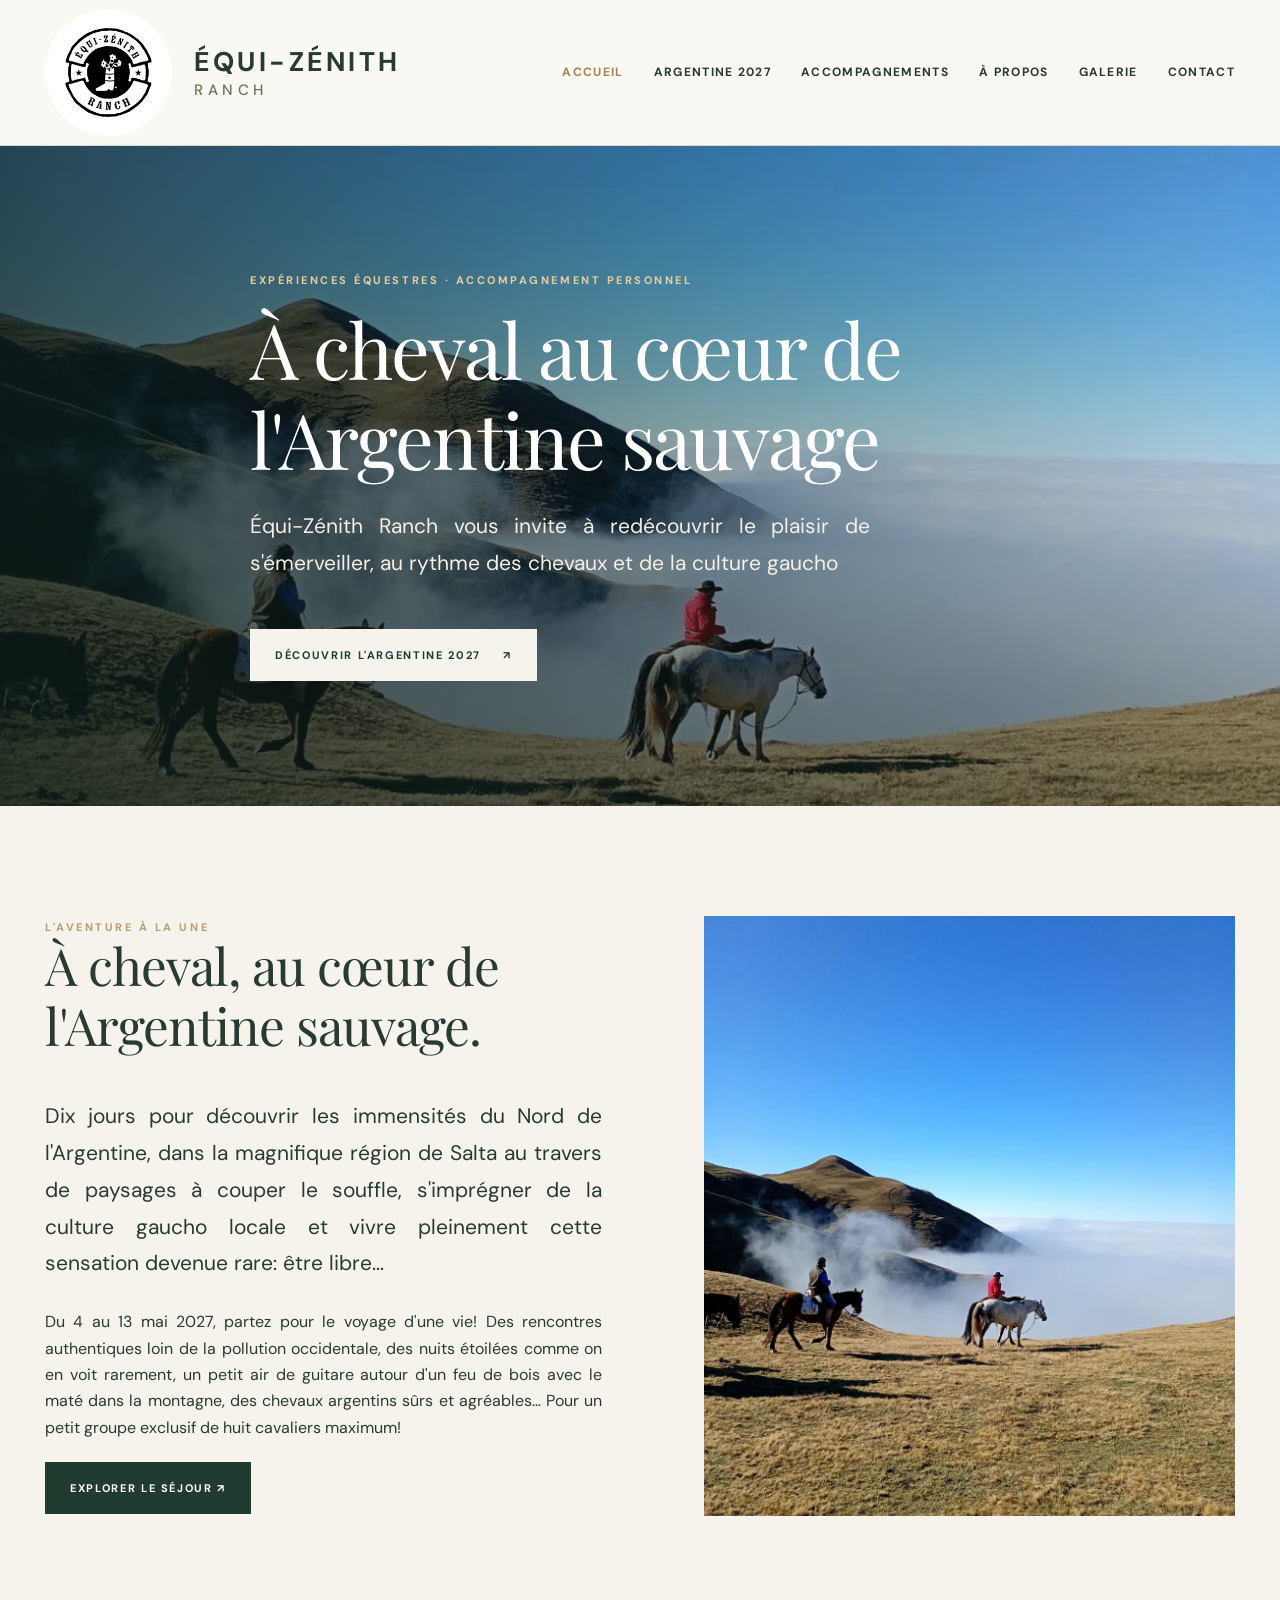
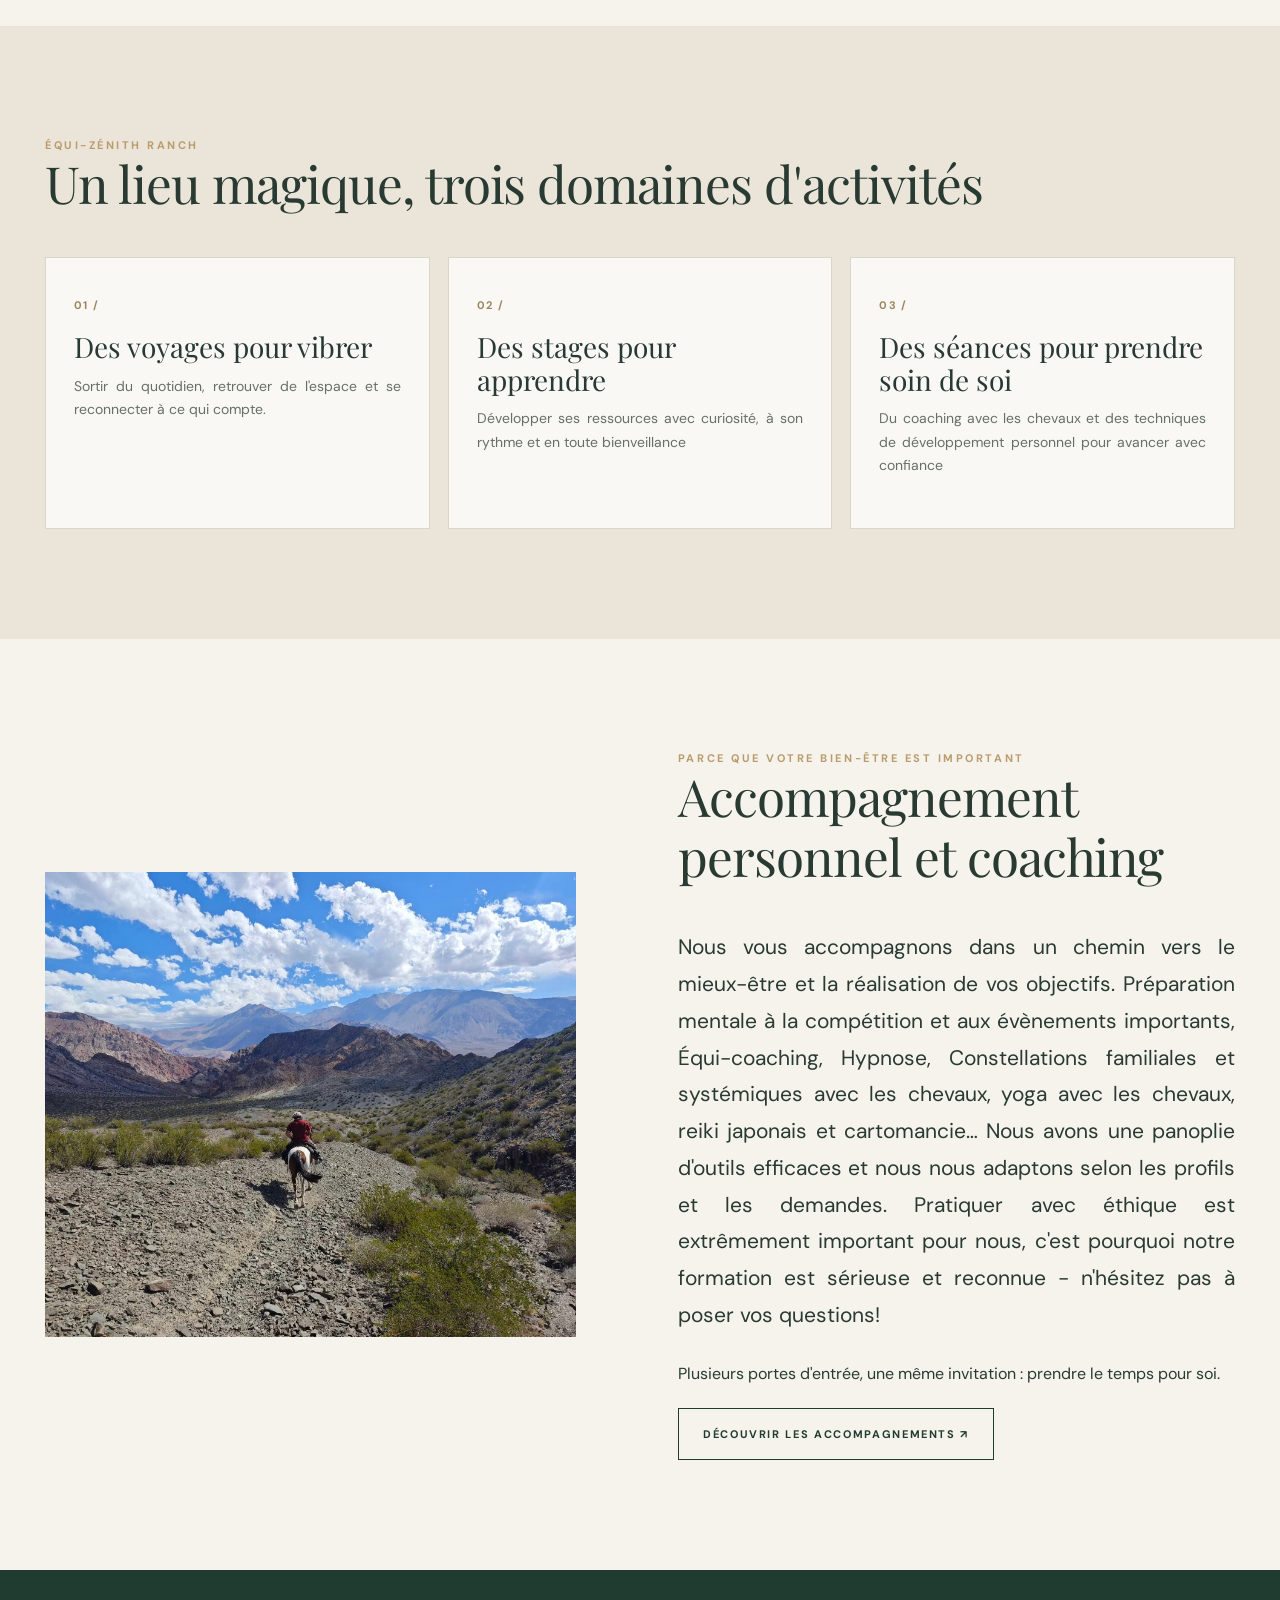
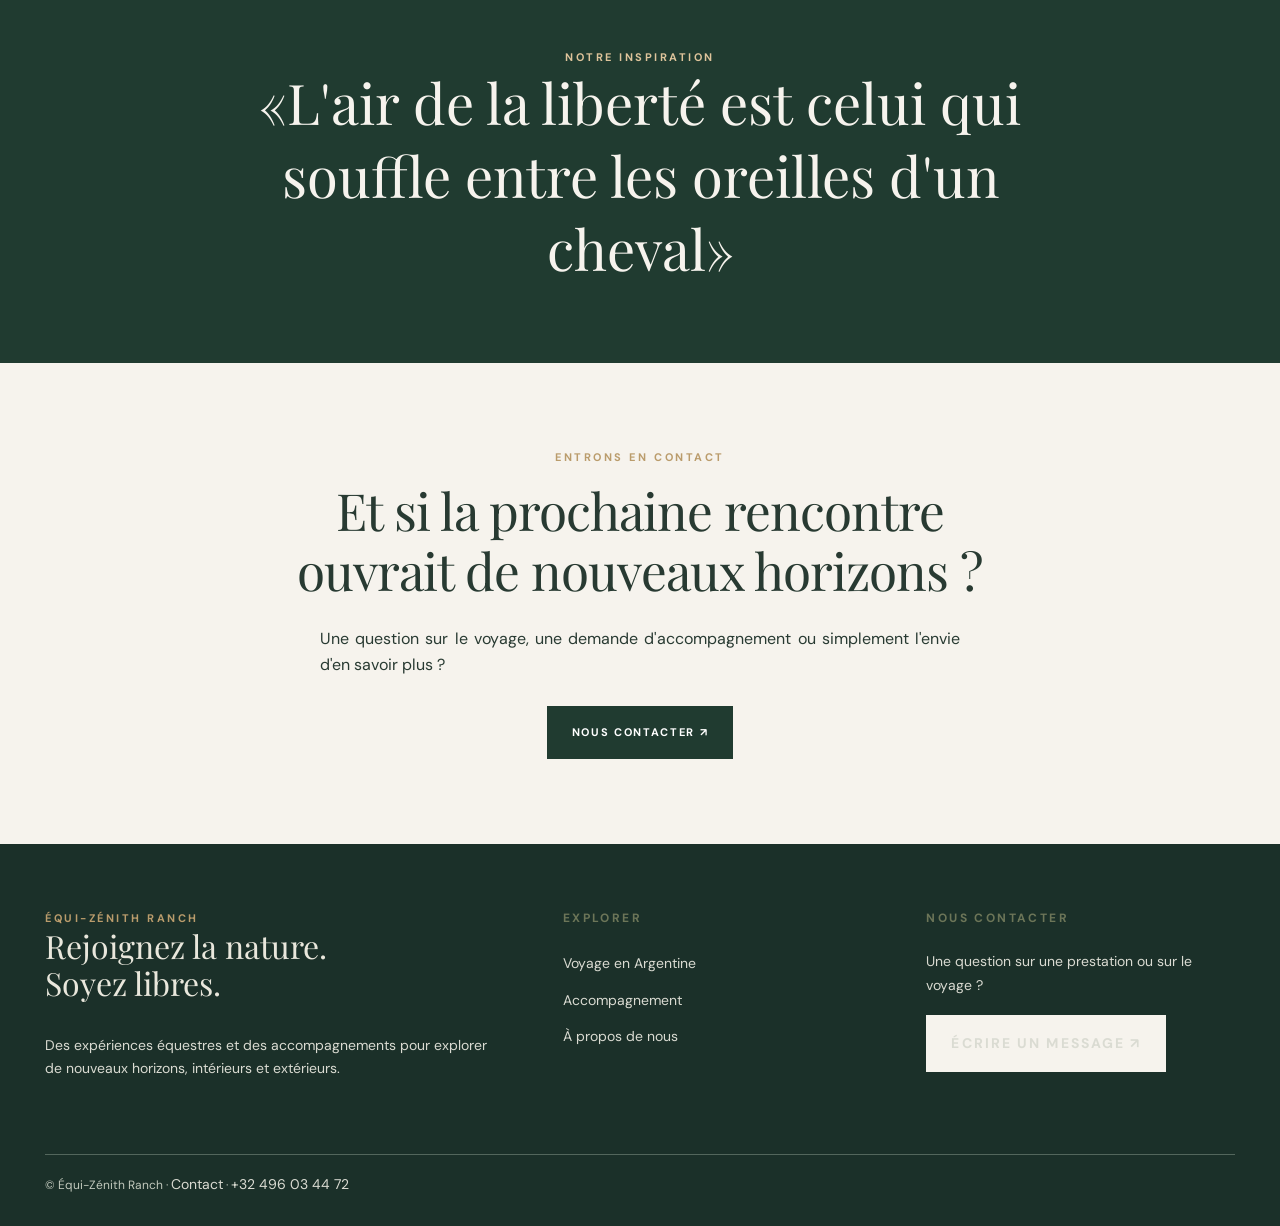
<file: index.html>
<!DOCTYPE html>

<html lang="fr"><head><meta charset="utf-8"/><meta content="width=device-width,initial-scale=1" name="viewport"/><meta content="#203b30" name="theme-color"/><meta content="Équi-Zénith Ranch : randonnées à cheval en Argentine, accompagnement, nature et développement personnel." name="description"/><title>Accueil | Équi-Zénith Ranch</title><meta content="Accueil" property="og:title"/><meta content="Équi-Zénith Ranch : randonnées à cheval en Argentine, accompagnement, nature et développement personnel." property="og:description"/><meta content="assets/cavaliers.jpg" property="og:image"/><link href="assets/logo.jpg" rel="icon" type="image/jpeg"/><link href="assets/style.css" rel="stylesheet"/><style> main p {   text-align: justify;   hyphens: auto; } </style> </head><body><header class="header"><div class="shell header-inner"><a aria-label="Équi-Zénith Ranch, accueil" class="brand" href="index.html"><img alt="Logo Équi-Zénith Ranch" data-identite="logo" src="assets/logo.jpg"/><span><span data-identite="nom">ÉQUI-ZÉNITH</span><small data-identite="sous_nom">RANCH</small></span></a><button aria-expanded="false" aria-label="Ouvrir le menu" class="menu-btn">☰ Menu</button><nav aria-label="Navigation principale" class="nav"><a class="active" href="index.html">Accueil</a><a class="" href="argentine.html">Argentine 2027</a><a class="" href="accompagnement.html">Accompagnement</a><a class="" href="a-propos.html">À propos</a><a class="" href="galerie.html">Galerie</a><a class="" href="contact.html">Contact</a></nav></div></header><main id="main"><section class="hero"><img alt="Cavaliers et chevaux sur les hauteurs de la région de Salta" class="bg" data-cms="photo_1" src="assets/cavaliers.jpg"/><div class="shell hero-content"><div class="eyebrow" data-cms="rubrique_1">Expériences équestres · Accompagnement · Nature</div><h1 data-cms="titre_principal_1">La liberté commence là où l'on se retrouve.</h1><p class="lead" data-cms="texte_1">Des montagnes argentines à la rencontre de soi, Équi-Zénith Ranch invite à renouer avec le vivant, la confiance et le plaisir de s'émerveiller.</p><a class="btn btn-light" href="argentine.html">Découvrir l'Argentine 2027 <span>↗</span></a></div></section>
<section class="section"><div class="shell split"><div><div class="eyebrow" data-cms="rubrique_2">L'aventure à la une</div><h2 data-cms="titre_1">À cheval, au cœur de l'Argentine sauvage.</h2><p class="lead" data-cms="texte_2">Dix jours pour découvrir la culture gaucho, les immensités de Salta et cette sensation rare : être pleinement vivant.</p><p data-cms="texte_3">Du 10 au 19 mai 2027, partez pour huit jours d'équitation en montagne, entre paysages changeants, rencontres authentiques et nuits sous les étoiles. Un petit groupe de huit cavaliers maximum.</p><a class="btn" href="argentine.html">Explorer le séjour ↗</a></div><figure><img alt="Lagune de montagne et sommets argentins" class="photo" data-cms="photo_2" src="assets/lagune.jpg"/></figure></div></section>
<section class="section light"><div class="shell"><div class="eyebrow" data-cms="rubrique_3">Notre univers</div><h2 data-cms="titre_2">Un lieu pour explorer,<br/>ressentir, grandir.</h2><div class="feature-grid"><article class="feature-card"><span class="feature-number">01 /</span><h3 data-cms="sous_titre_1">Liberté</h3><p data-cms="texte_4">Sortir du quotidien, retrouver de l'espace et se reconnecter à ce qui compte.</p></article><article class="feature-card"><span class="feature-number">02 /</span><h3 data-cms="sous_titre_2">Confiance</h3><p data-cms="texte_5">Approcher ses ressources avec curiosité, à son rythme et sans jugement.</p></article><article class="feature-card"><span class="feature-number">03 /</span><h3 data-cms="sous_titre_3">Nature</h3><p data-cms="texte_6">Laisser la rencontre avec les chevaux et le vivant ouvrir d'autres perspectives.</p></article></div></div></section>
<section class="section"><div class="shell split reverse"><figure><img alt="Chevaux paisibles sur les plateaux argentins" class="photo photo-short" data-cms="photo_3" src="assets/chevaux.jpg"/></figure><div><div class="eyebrow" data-cms="rubrique_4">Accompagnement</div><h2 data-cms="titre_3">Grandir à sa manière.</h2><p class="lead" data-cms="texte_7">Préparation mentale, hypnose, Reiki, cartomancie, équi-coaching, constellations familiales et systémiques avec les chevaux, yoga avec les chevaux.</p><p data-cms="texte_8">Plusieurs portes d'entrée, une même invitation : prendre le temps de mieux se connaître et d'avancer avec confiance.</p><a class="btn btn-outline" href="accompagnement.html">Découvrir les accompagnements ↗</a></div></div></section>
<section class="section-sm deep"><div class="shell quote"><div class="eyebrow" data-cms="rubrique_5">Notre inspiration</div><q data-cms="citation_1">L'air de la liberté est celui qui souffle entre les oreilles d'un cheval.</q></div></section>
<section class="prefooter"><div class="shell"><div class="eyebrow" data-cms="rubrique_6">Entrons en contact</div><h2 data-cms="titre_4">Et si la prochaine rencontre ouvrait de nouveaux horizons ?</h2><p data-cms="texte_10">Une question sur le voyage, une demande d'accompagnement ou simplement l'envie d'en savoir plus ?</p><a class="btn" href="contact.html">Nous contacter ↗</a></div></section></main><footer class="footer"><div class="shell"><div class="footer-grid"><div><div class="eyebrow">ÉQUI-ZÉNITH RANCH</div><h3>Le vivant, la liberté, la rencontre.</h3><p>Des expériences équestres et des accompagnements pour explorer de nouveaux horizons, intérieurs et extérieurs.</p></div><div><div class="smalltitle">Explorer</div><ul><li><a href="argentine.html">Voyage en Argentine</a></li><li><a href="accompagnement.html">Accompagnement</a></li><li><a href="a-propos.html">À propos de nous</a></li></ul></div><div><div class="smalltitle">Nous contacter</div><p>Une question sur une prestation ou sur le voyage ?</p><a class="btn btn-light" href="contact.html">Écrire un message ↗</a></div></div><div class="footnote">© Équi-Zénith Ranch · <a href="contact.html">Contact</a> · <a href="tel:+32496034472">+32 496 03 44 72</a></div></div></footer><script defer="" src="assets/main.js"></script><script defer="True" src="/assets/content-loader.js"></script></body></html>
</file>
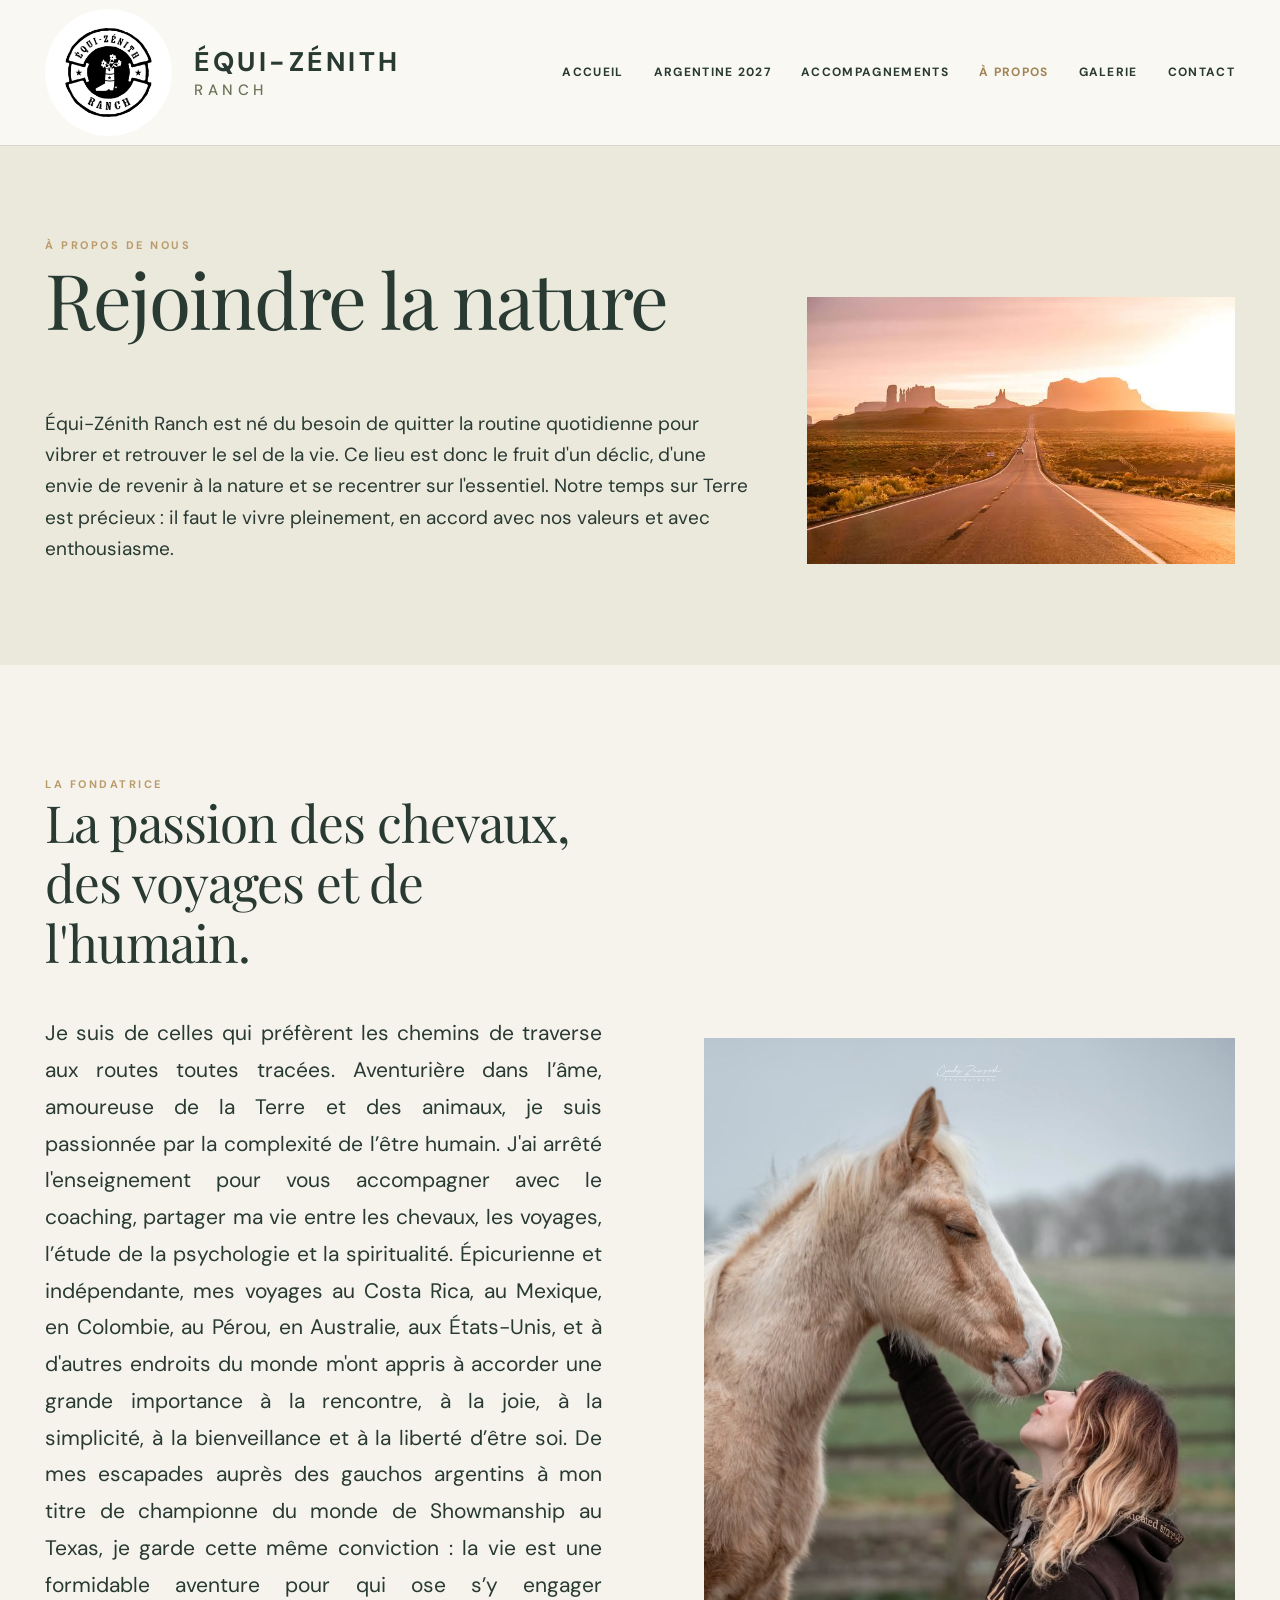
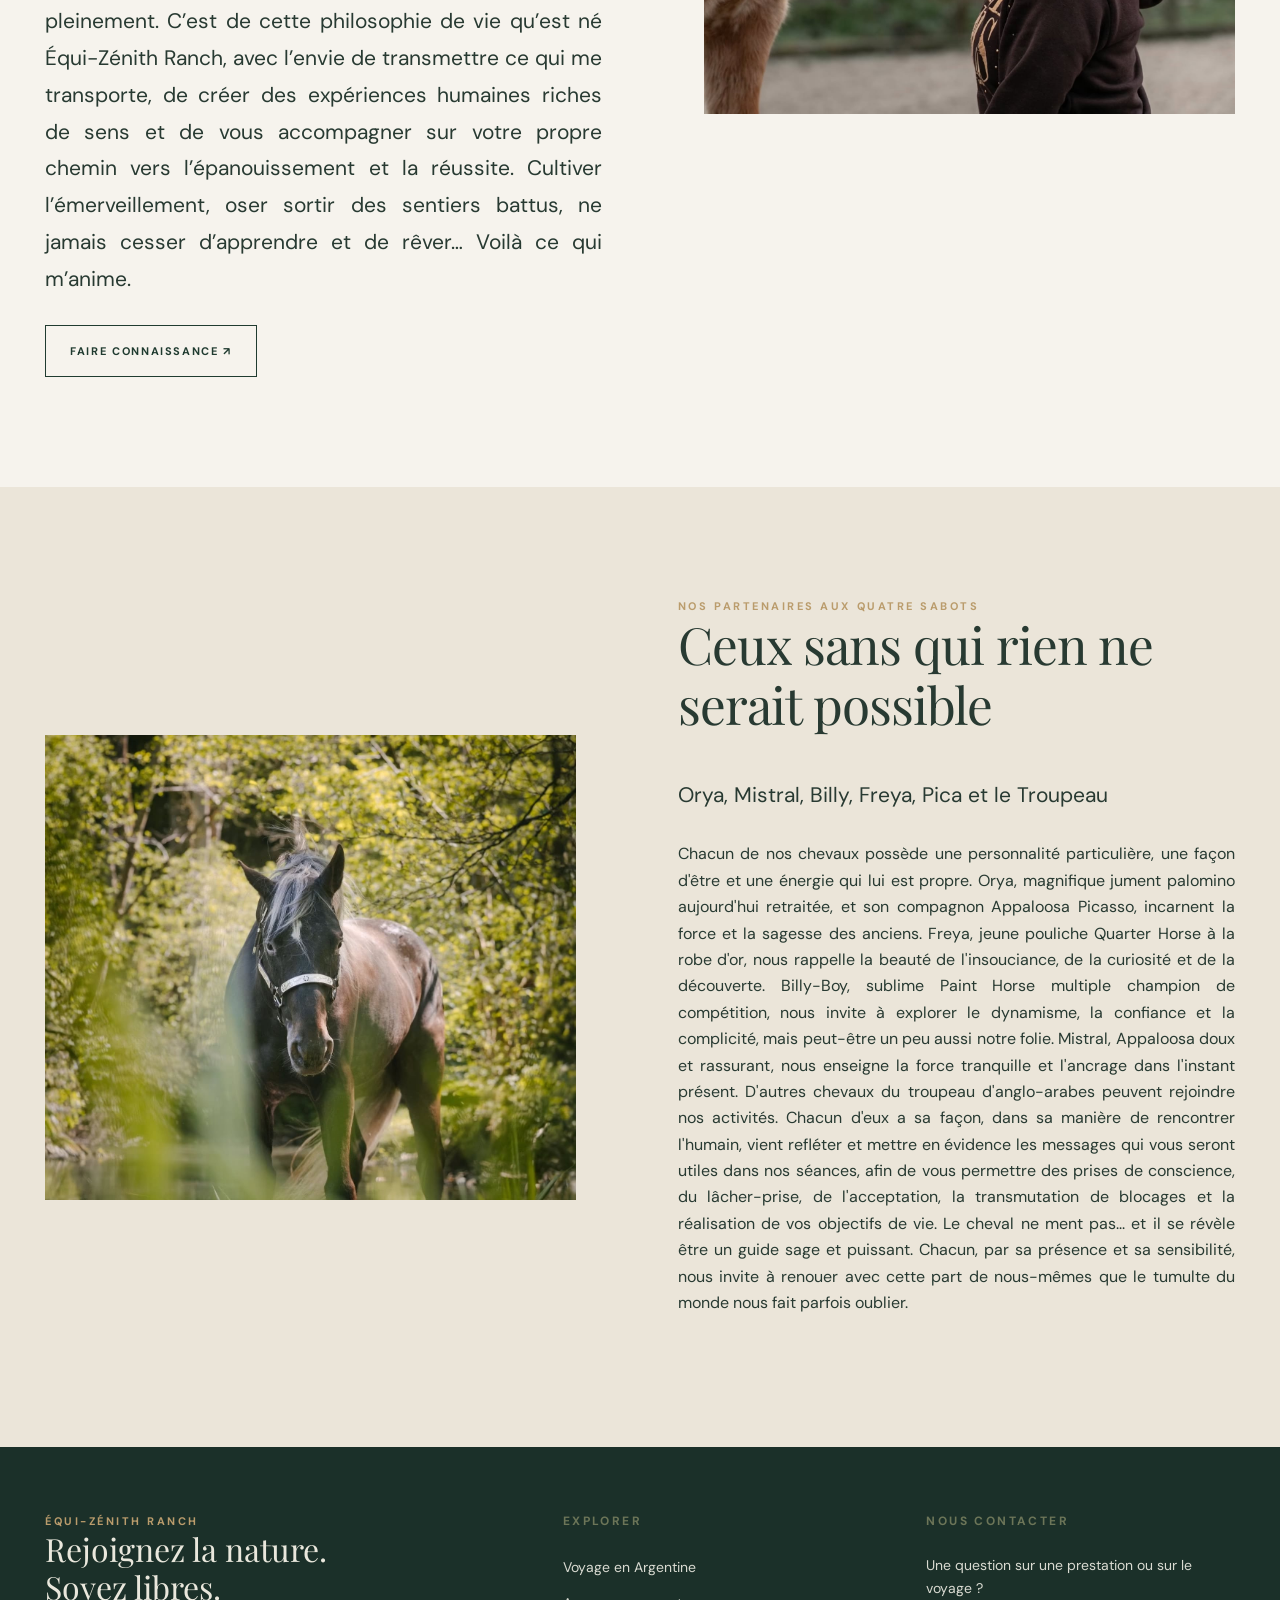
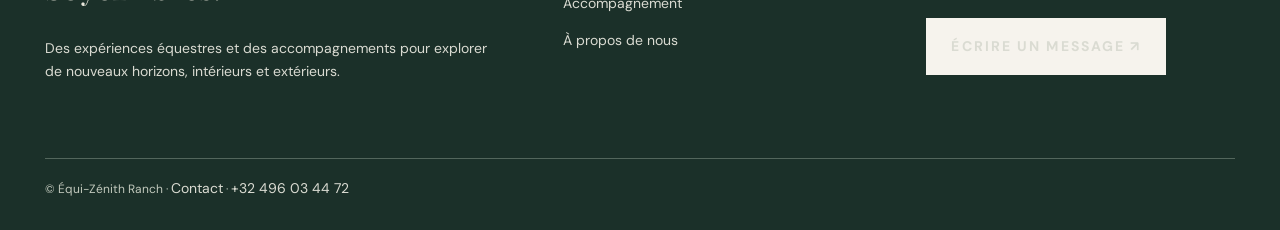
<file: a-propos.html>
<!DOCTYPE html>

<html lang="fr"><head><meta charset="utf-8"/><meta content="width=device-width,initial-scale=1" name="viewport"/><meta content="#203b30" name="theme-color"/><meta content="Découvrez l’univers d’Équi-Zénith Ranch, la fondatrice et les chevaux." name="description"/><title>À propos de nous | Équi-Zénith Ranch</title><meta content="À propos de nous" property="og:title"/><meta content="Découvrez l’univers d’Équi-Zénith Ranch, la fondatrice et les chevaux." property="og:description"/><meta content="assets/cavaliers.jpg" property="og:image"/><link href="assets/logo.jpg" rel="icon" type="image/jpeg"/><link href="assets/style.css" rel="stylesheet"/><style> .photo-intro-ranch {   position: absolute;   right: 0;   bottom: 0;   width: 36%;   aspect-ratio: 16/10;   object-fit: cover; } @media (max-width: 1100px) {   .photo-intro-ranch {     position: static;     display: block;     width: 100%;     margin-top: 30px;   } } </style></head><body><header class="header"><div class="shell header-inner"><a aria-label="Équi-Zénith Ranch, accueil" class="brand" href="index.html"><img alt="Logo Équi-Zénith Ranch" data-identite="logo" src="assets/logo.jpg"/><span><span data-identite="nom">ÉQUI-ZÉNITH</span><small data-identite="sous_nom">RANCH</small></span></a><button aria-expanded="false" aria-label="Ouvrir le menu" class="menu-btn">☰ Menu</button><nav aria-label="Navigation principale" class="nav"><a class="" href="index.html">Accueil</a><a class="" href="argentine.html">Argentine 2027</a><a class="" href="accompagnement.html">Accompagnement</a><a class="active" href="a-propos.html">À propos</a><a class="" href="contact.html">Contact</a></nav></div></header><main id="main"><section class="page-head"><div class="shell" style="position:relative;"><div class="eyebrow" data-cms="rubrique_1">À propos de nous</div><h1 data-cms="titre_principal_1">Les rencontres qui nous font grandir.</h1><p data-cms="texte_1">Équi-Zénith Ranch est né d'une passion pour les chevaux, la nature et les chemins singuliers du développement personnel.</p><img class="photo-intro-ranch" data-cms="photo_3" src="assets/cavaliers.jpg" alt="L'univers Équi-Zénith Ranch"/></div></section><section class="section"><div class="shell split"><div><div class="eyebrow" data-cms="rubrique_2">La fondatrice</div><h2 data-cms="titre_1">Une passion des chevaux et de l'humain.</h2><p class="lead" data-cms="texte_2" style="text-align:justify;hyphens:auto;">À l'origine d'Équi-Zénith Ranch, une cavalière passionnée par les chevaux, les voyages et les rencontres authentiques.</p><a class="btn btn-outline" href="contact.html">Faire connaissance ↗</a></div><figure><img alt="Cavaliers en pleine nature dans les montagnes argentines" class="photo" data-cms="photo_1" style="width:100%;height:auto;aspect-ratio:auto;object-fit:contain;" src="assets/cavaliers.jpg"/></figure></div></section><section class="section light"><div class="shell split reverse"><figure><img alt="Chevaux au repos dans un paysage naturel" class="photo photo-short" data-cms="photo_2" src="assets/chevaux.jpg"/></figure><div><div class="eyebrow" data-cms="rubrique_3">Nos partenaires à quatre sabots</div><h2 data-cms="titre_2">Les chevaux, au cœur de l'aventure.</h2><p class="lead" data-cms="texte_4">Ils ne sont pas un décor : ils occupent une place centrale dans l'univers d'Équi-Zénith Ranch.</p><p data-cms="texte_5" style="text-align:justify;">Cette page accueillera leur présentation individuelle, leurs personnalités et les photographies que vous souhaitez partager.</p></div></div></section></main><footer class="footer"><div class="shell"><div class="footer-grid"><div><div class="eyebrow">ÉQUI-ZÉNITH RANCH</div><h3>Le vivant, la liberté, la rencontre.</h3><p>Des expériences équestres et des accompagnements pour explorer de nouveaux horizons, intérieurs et extérieurs.</p></div><div><div class="smalltitle">Explorer</div><ul><li><a href="argentine.html">Voyage en Argentine</a></li><li><a href="accompagnement.html">Accompagnement</a></li><li><a href="a-propos.html">À propos de nous</a></li></ul></div><div><div class="smalltitle">Nous contacter</div><p>Une question sur une prestation ou sur le voyage ?</p><a class="btn btn-light" href="contact.html">Écrire un message ↗</a></div></div><div class="footnote">© Équi-Zénith Ranch · <a href="contact.html">Contact</a> · <a href="tel:+32496034472">+32 496 03 44 72</a></div></div></footer><script defer="" src="assets/main.js"></script><script defer="True" src="/assets/content-loader.js"></script></body></html>
</file>
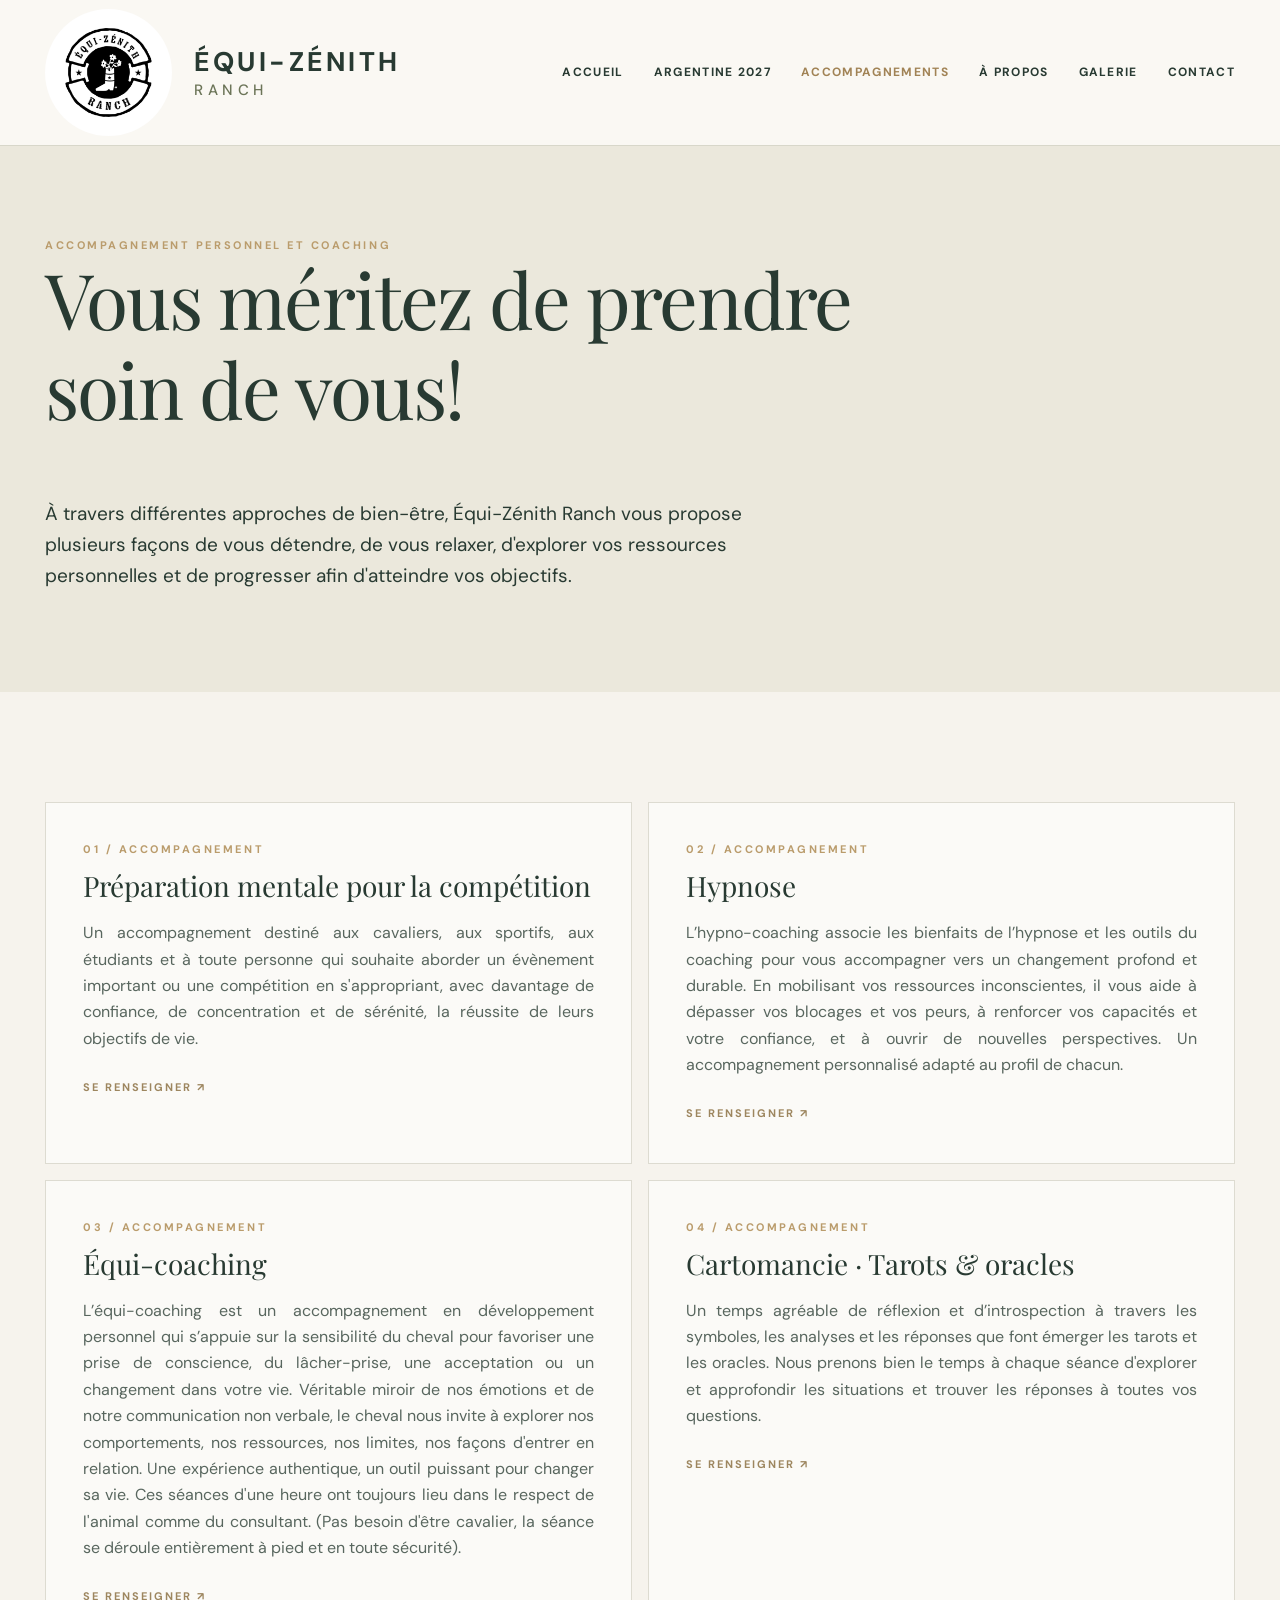
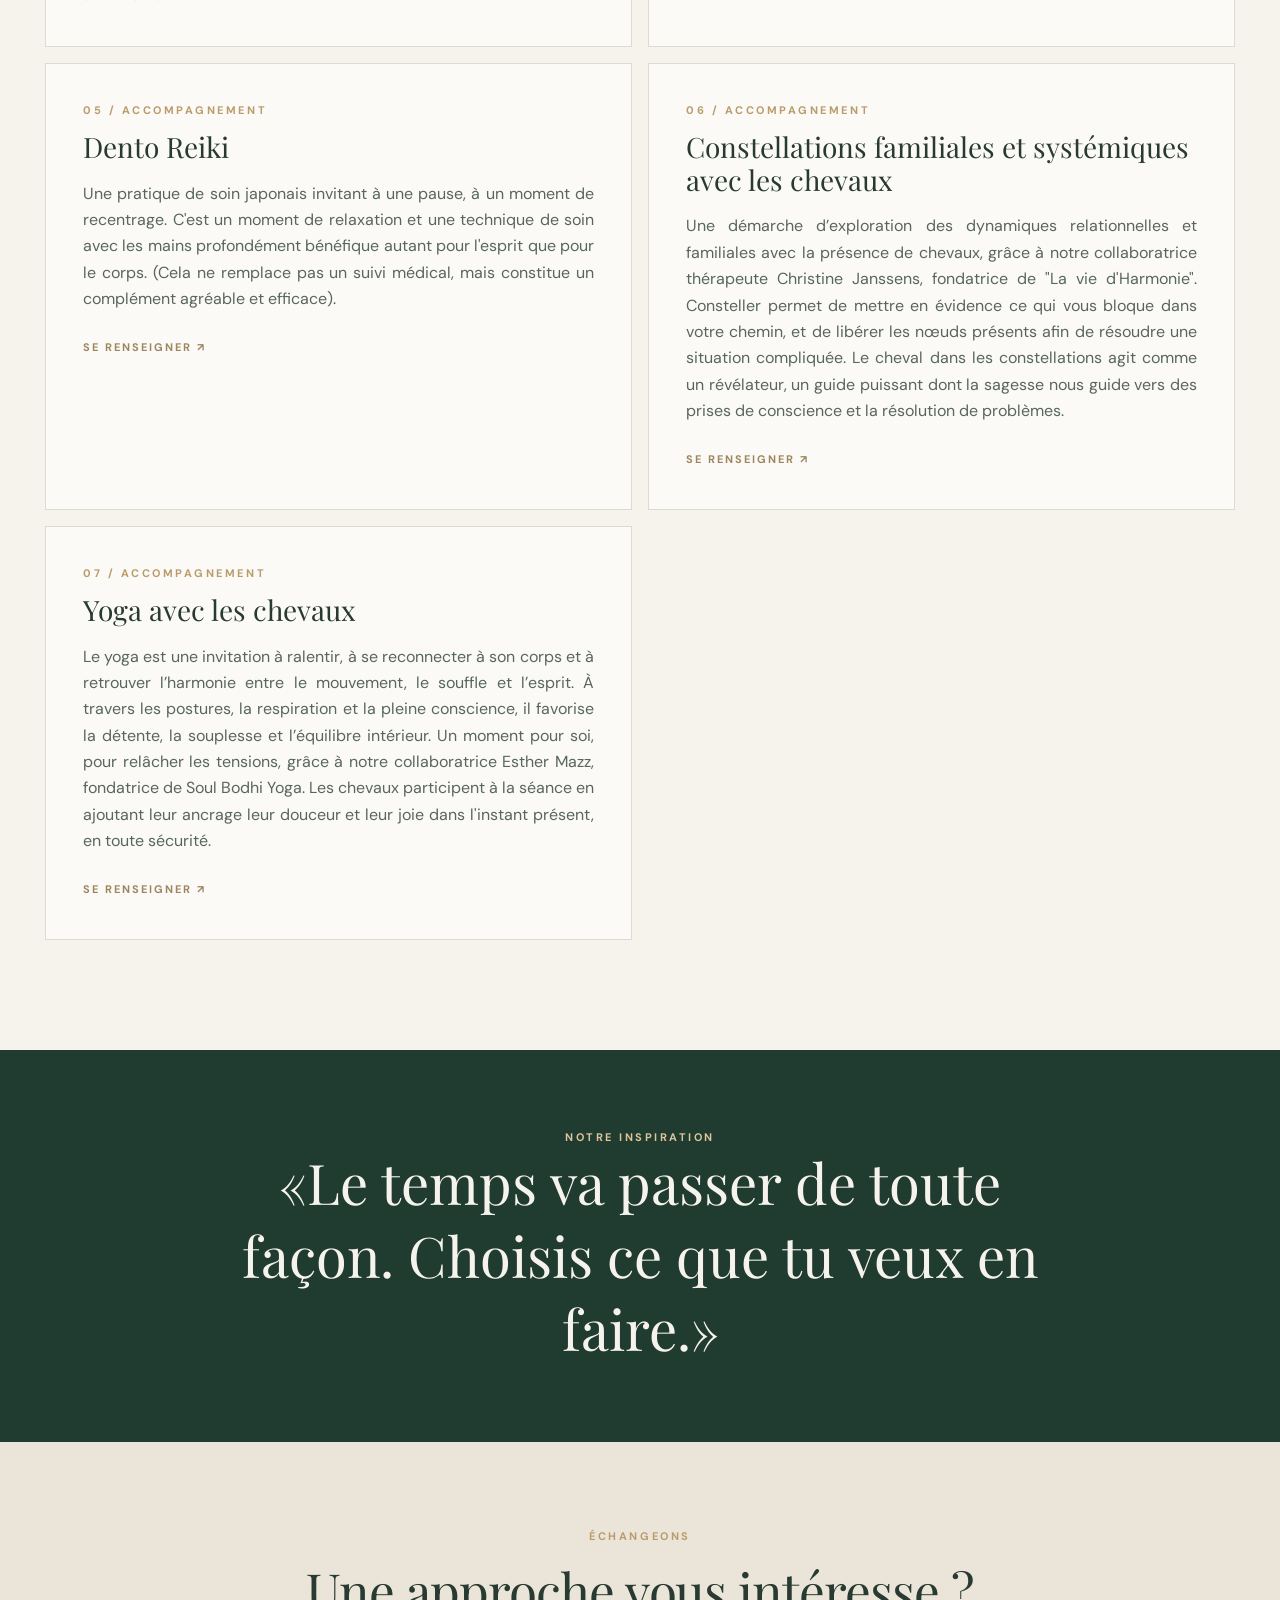
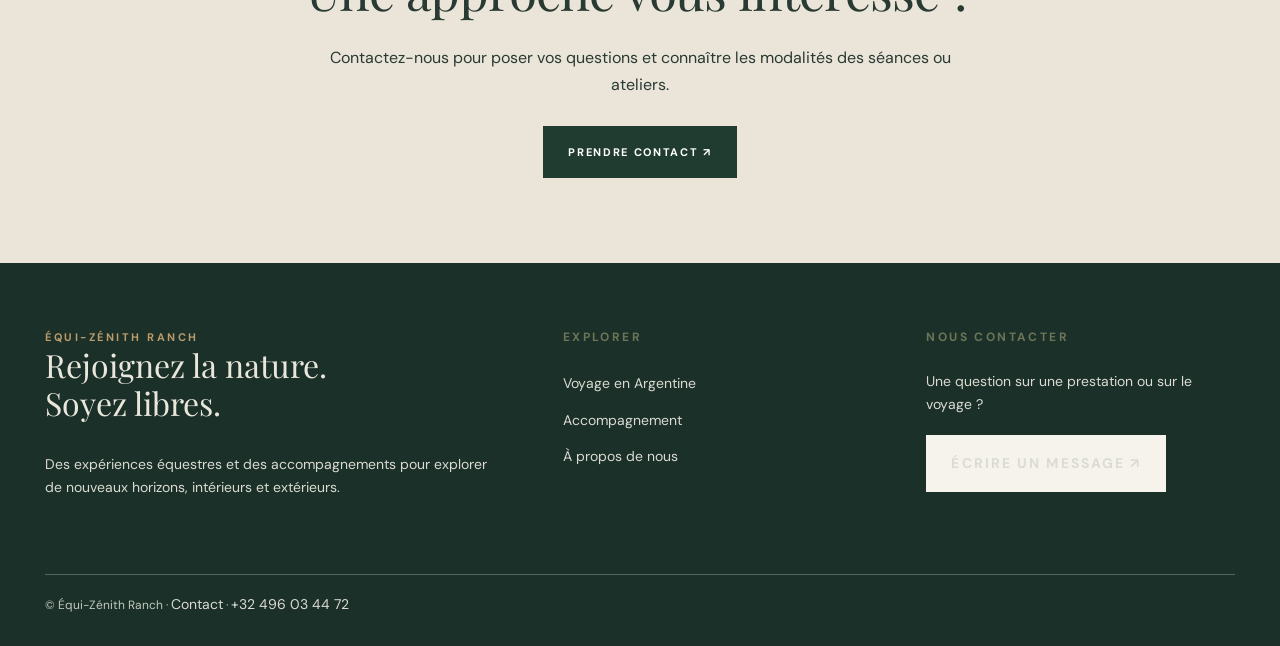
<file: accompagnement.html>
<!DOCTYPE html>

<html lang="fr"><head><meta charset="utf-8"/><meta content="width=device-width,initial-scale=1" name="viewport"/><meta content="#203b30" name="theme-color"/><meta content="Préparation mentale, hypnose, Reiki, tarots, équi-coaching, constellations familiales et yoga avec les chevaux." name="description"/><title>Accompagnement | Équi-Zénith Ranch</title><meta content="Accompagnement" property="og:title"/><meta content="Préparation mentale, hypnose, Reiki, tarots, équi-coaching, constellations familiales et yoga avec les chevaux." property="og:description"/><meta content="assets/cavaliers.jpg" property="og:image"/><link href="assets/logo.jpg" rel="icon" type="image/jpeg"/><link href="assets/style.css" rel="stylesheet"/></head><body><header class="header"><div class="shell header-inner"><a aria-label="Équi-Zénith Ranch, accueil" class="brand" href="index.html"><img alt="Logo Équi-Zénith Ranch" data-identite="logo" src="assets/logo.jpg"/><span><span data-identite="nom">ÉQUI-ZÉNITH</span><small data-identite="sous_nom">RANCH</small></span></a><button aria-expanded="false" aria-label="Ouvrir le menu" class="menu-btn">☰ Menu</button><nav aria-label="Navigation principale" class="nav"><a class="" href="index.html">Accueil</a><a class="" href="argentine.html">Argentine 2027</a><a class="active" href="accompagnement.html">Accompagnement</a><a class="" href="a-propos.html">À propos</a><a class="" href="contact.html">Contact</a></nav></div></header><main id="main"><section class="page-head"><div class="shell"><div class="eyebrow" data-cms="rubrique_1">Accompagnement</div><h1 data-cms="titre_principal_1">Des chemins différents, une même invitation : se rencontrer.</h1><p data-cms="texte_1">À travers les chevaux, le corps, la réflexion et les approches de bien-être, Équi-Zénith Ranch propose plusieurs façons d'explorer ses ressources personnelles.</p></div></section><section class="section"><div class="shell"><div class="cards"><article class="service"><div class="eyebrow" data-cms="rubrique_2">01 / Accompagnement</div><h3 data-cms="sous_titre_1">Préparation mentale pour la compétition</h3><p data-cms="texte_2">Un accompagnement destiné aux cavaliers et sportifs qui souhaitent aborder leurs objectifs avec davantage de confiance, de concentration et de sérénité.</p><a class="tagline" href="contact.html">Se renseigner ↗</a></article><article class="service"><div class="eyebrow" data-cms="rubrique_3">02 / Accompagnement</div><h3 data-cms="sous_titre_2">Hypnose</h3><p data-cms="texte_3">Un espace d’exploration personnelle, dans une approche respectueuse du rythme et des besoins de chacun.</p><a class="tagline" href="contact.html">Se renseigner ↗</a></article><article class="service"><div class="eyebrow" data-cms="rubrique_4">03 / Accompagnement</div><h3 data-cms="sous_titre_3">Reiki</h3><p data-cms="texte_4">Une pratique de bien-être invitant à une pause et à un moment de recentrage. Elle ne remplace pas un suivi médical.</p><a class="tagline" href="contact.html">Se renseigner ↗</a></article><article class="service"><div class="eyebrow" data-cms="rubrique_5">04 / Accompagnement</div><h3 data-cms="sous_titre_4">Cartomancie · Tarots &amp; oracles</h3><p data-cms="texte_5">Un temps de réflexion et d’introspection à travers les symboles et les questions que font émerger les cartes.</p><a class="tagline" href="contact.html">Se renseigner ↗</a></article><article class="service"><div class="eyebrow" data-cms="rubrique_6">05 / Accompagnement</div><h3 data-cms="sous_titre_5">Équi-coaching</h3><p data-cms="texte_6">Une rencontre avec le cheval pour observer, ressentir et explorer sa manière d’entrer en relation, dans le respect de l’animal.</p><a class="tagline" href="contact.html">Se renseigner ↗</a></article><article class="service"><div class="eyebrow" data-cms="rubrique_7">06 / Accompagnement</div><h3 data-cms="sous_titre_6">Constellations familiales et systémiques avec les chevaux</h3><p data-cms="texte_7">Une démarche d’exploration des dynamiques relationnelles et familiales avec la présence des chevaux.</p><a class="tagline" href="contact.html">Se renseigner ↗</a></article><article class="service"><div class="eyebrow" data-cms="rubrique_8">07 / Accompagnement</div><h3 data-cms="sous_titre_7">Yoga avec les chevaux</h3><p data-cms="texte_8">Une invitation à la présence, au mouvement et au contact avec l’environnement des chevaux.</p><a class="tagline" href="contact.html">Se renseigner ↗</a></article></div></div></section><section class="section-sm deep">
  <div class="shell quote">
    <div class="eyebrow">Notre inspiration</div>
    <q>Le temps va passer de toute façon. Choisis ce que tu veux en faire.</q>
  </div>
</section><section class="prefooter light"><div class="shell"><div class="eyebrow" data-cms="rubrique_9">Échangeons</div><h2 data-cms="titre_1">Une approche vous interpelle ?</h2><p data-cms="texte_10">Contactez-nous pour poser vos questions et connaître les modalités des séances ou ateliers.</p><a class="btn" href="contact.html">Prendre contact ↗</a></div></section></main><footer class="footer"><div class="shell"><div class="footer-grid"><div><div class="eyebrow">ÉQUI-ZÉNITH RANCH</div><h3>Le vivant, la liberté, la rencontre.</h3><p>Des expériences équestres et des accompagnements pour explorer de nouveaux horizons, intérieurs et extérieurs.</p></div><div><div class="smalltitle">Explorer</div><ul><li><a href="argentine.html">Voyage en Argentine</a></li><li><a href="accompagnement.html">Accompagnement</a></li><li><a href="a-propos.html">À propos de nous</a></li></ul></div><div><div class="smalltitle">Nous contacter</div><p>Une question sur une prestation ou sur le voyage ?</p><a class="btn btn-light" href="contact.html">Écrire un message ↗</a></div></div><div class="footnote">© Équi-Zénith Ranch · <a href="contact.html">Contact</a> · <a href="tel:+32496034472">+32 496 03 44 72</a></div></div></footer><script defer="" src="assets/main.js"></script><script defer="True" src="/assets/content-loader.js"></script></body></html>
</file>
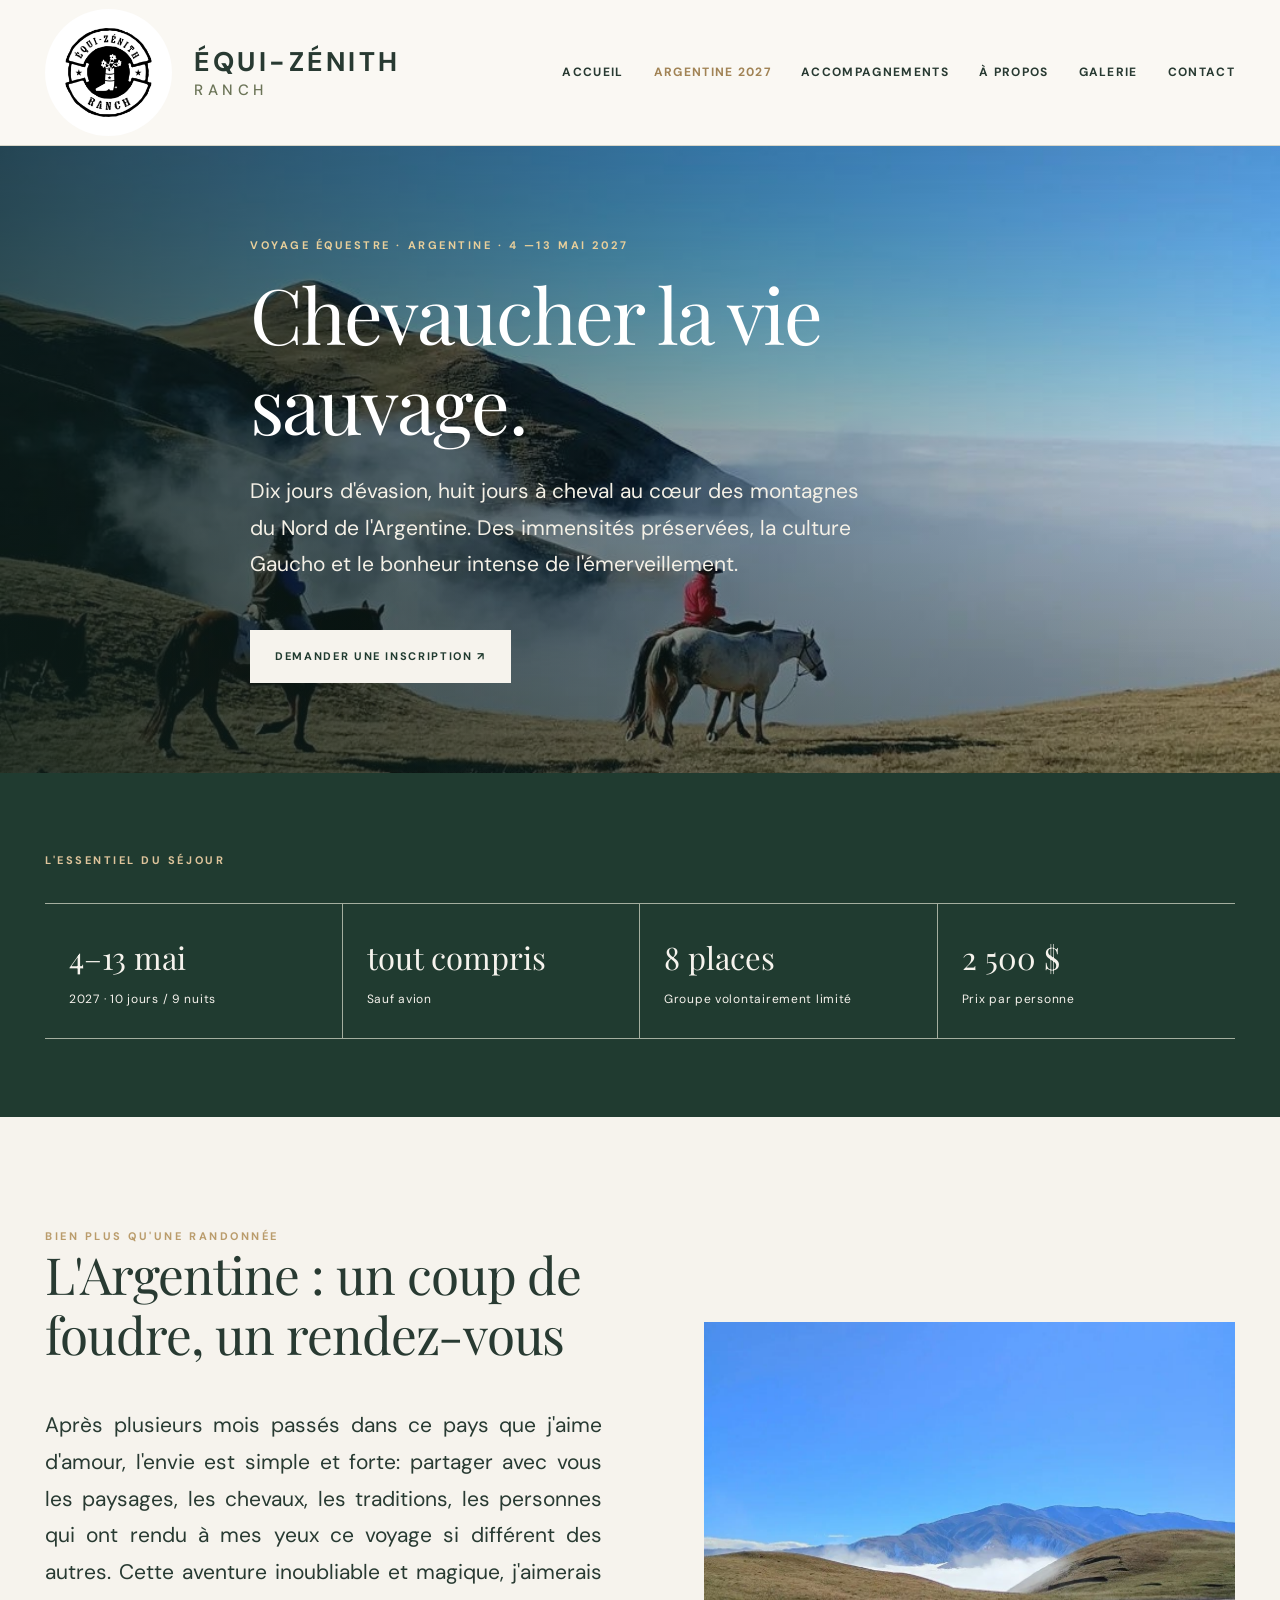
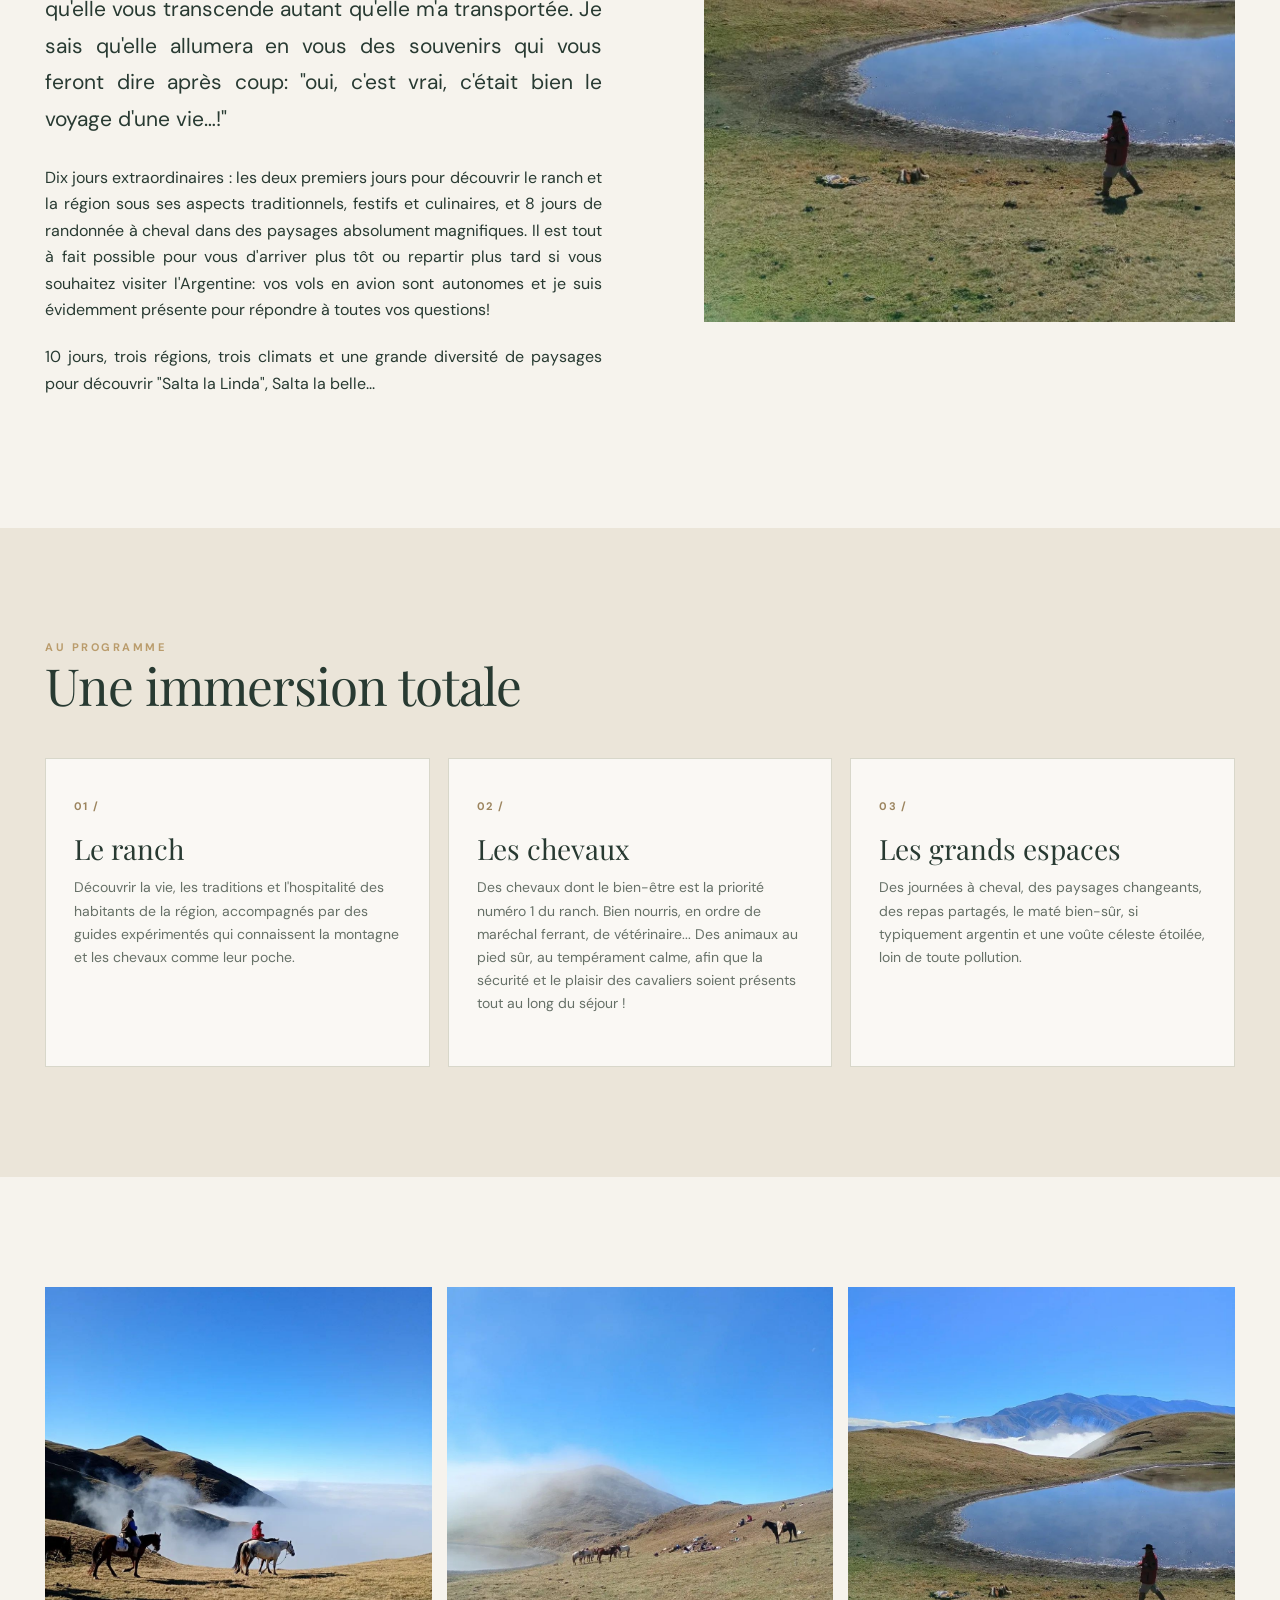
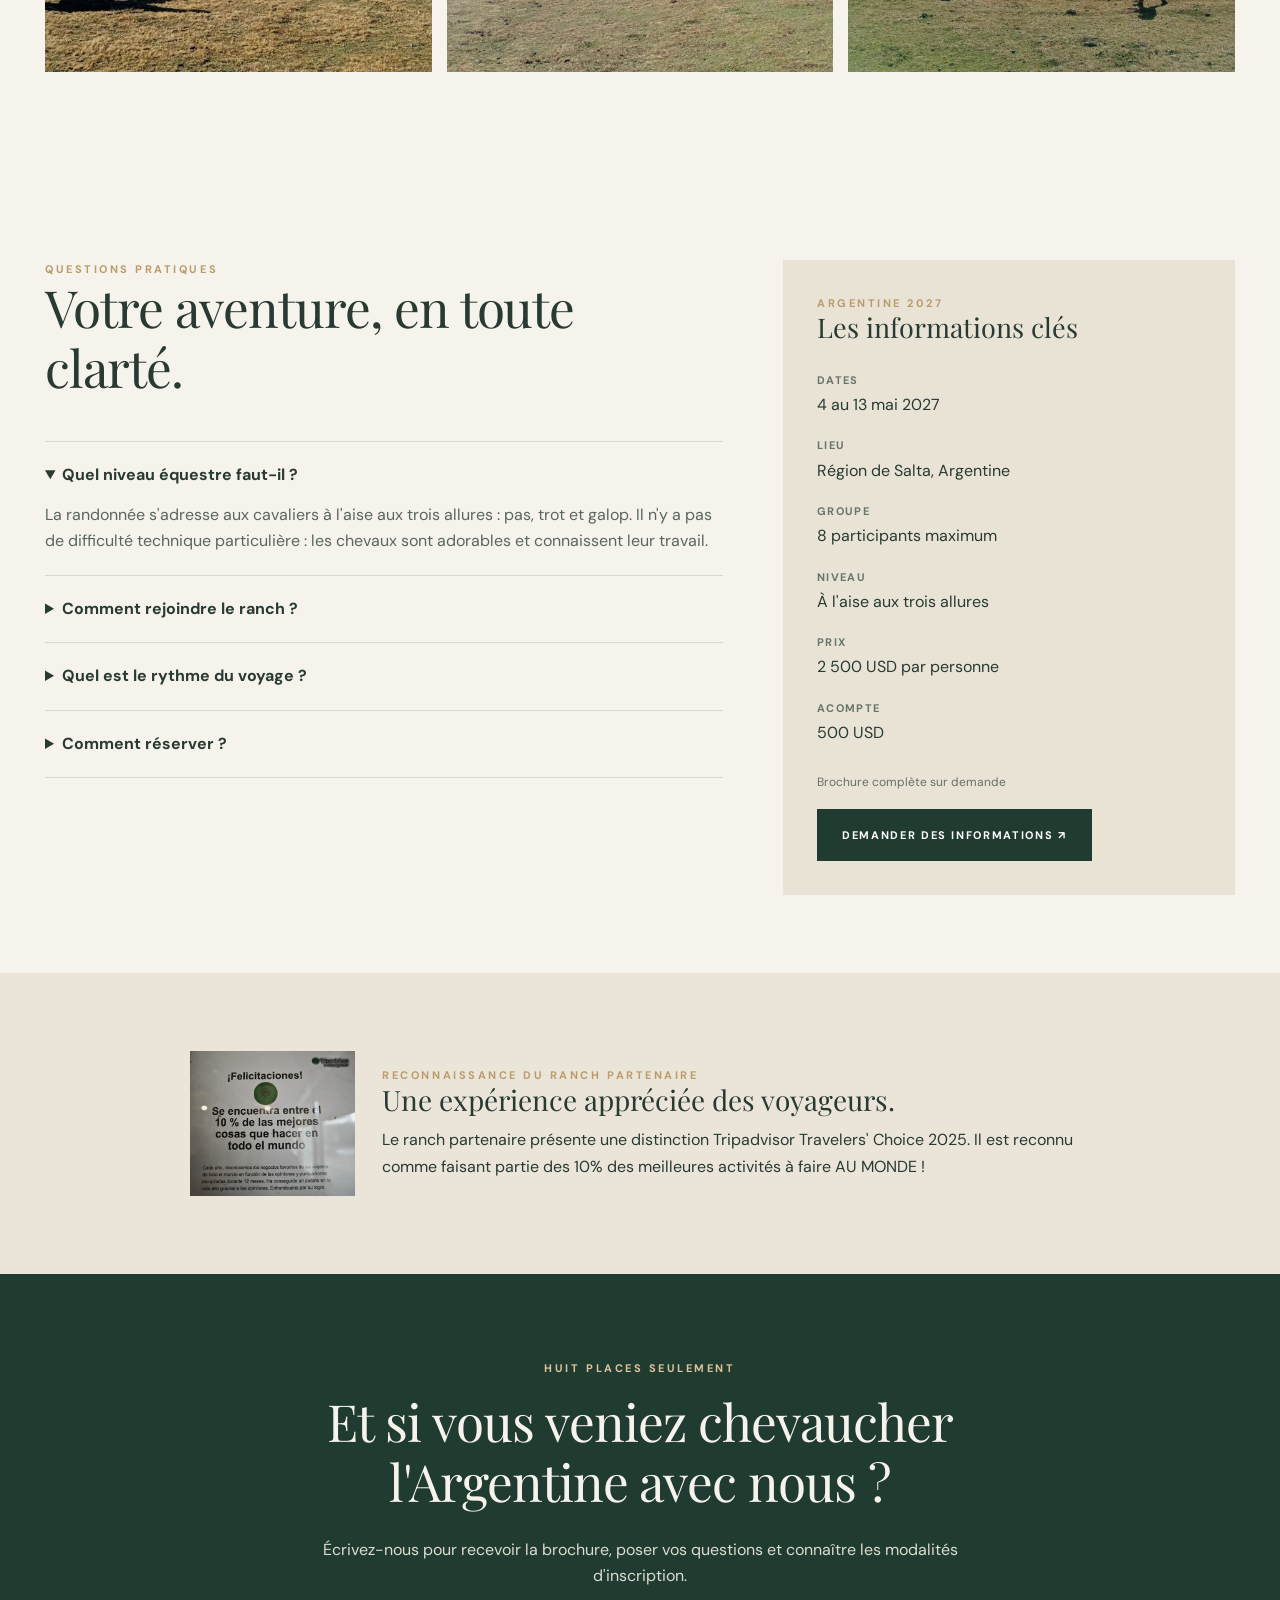
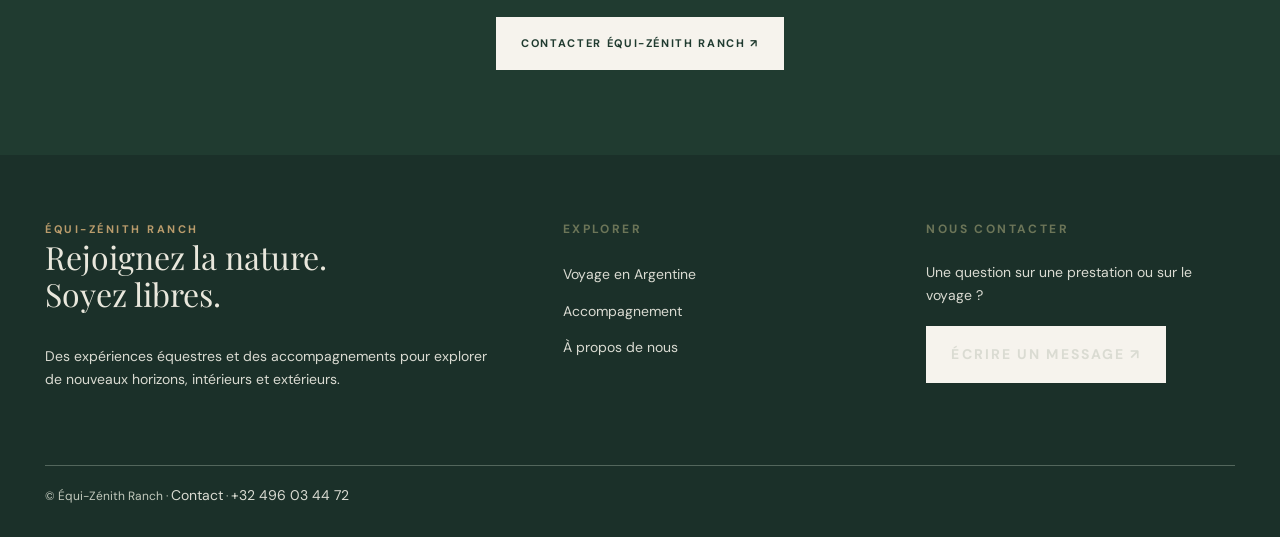
<file: argentine.html>
<!DOCTYPE html>

<html lang="fr"><head><meta charset="utf-8"/><meta content="width=device-width,initial-scale=1" name="viewport"/><meta content="#203b30" name="theme-color"/><meta content="Voyage équestre en Argentine du 4 au 13 mai 2027 : dix jours, huit jours à cheval, huit places maximum, région de Salta." name="description"/><title>Randonnée en Argentine — mai 2027 | Équi-Zénith Ranch</title><meta content="Randonnée en Argentine — mai 2027" property="og:title"/><meta content="Voyage équestre en Argentine du 10 au 19 mai 2027 : dix jours, huit jours à cheval, huit places maximum, région de Salta." property="og:description"/><meta content="assets/cavaliers.jpg" property="og:image"/><link href="assets/logo.jpg" rel="icon" type="image/jpeg"/><link href="assets/style.css" rel="stylesheet"/></head><body><header class="header"><div class="shell header-inner"><a aria-label="Équi-Zénith Ranch, accueil" class="brand" href="index.html"><img alt="Logo Équi-Zénith Ranch" data-identite="logo" src="assets/logo.jpg"/><span><span data-identite="nom">ÉQUI-ZÉNITH</span><small data-identite="sous_nom">RANCH</small></span></a><button aria-expanded="false" aria-label="Ouvrir le menu" class="menu-btn">☰ Menu</button><nav aria-label="Navigation principale" class="nav"><a class="" href="index.html">Accueil</a><a class="active" href="argentine.html">Argentine 2027</a><a class="" href="accompagnement.html">Accompagnement</a><a class="" href="a-propos.html">À propos</a><a class="" href="contact.html">Contact</a></nav></div></header><main id="main"><section class="hero" style="min-height:580px"><img alt="Randonnée à cheval dans les montagnes de Salta" class="bg" data-cms="photo_1" src="assets/cavaliers.jpg"/><div class="shell hero-content"><div class="eyebrow" data-cms="rubrique_1">Voyage équestre · Argentine · 10—19 mai 2027</div><h1 data-cms="titre_principal_1">Chevaucher la vie sauvage.</h1><p class="lead" data-cms="texte_1">Dix jours d'évasion, huit jours à cheval au cœur des montagnes de Salta. Des immensités préservées, la culture gaucho et le bonheur de s'émerveiller.</p><a class="btn btn-light" href="contact.html?objet=argentine">Demander une inscription ↗</a></div></section>
<section class="section-sm deep"><div class="shell"><div class="eyebrow" data-cms="rubrique_2">L'essentiel du séjour</div><div class="strip"><div class="stat"><strong>4–13 mai</strong><span>2027 · 10 jours / 9 nuits</span></div><div class="stat"><strong>tout compris</strong><span>Sauf avion</span></div><div class="stat"><strong>8 places</strong><span>Groupe volontairement limité</span></div><div class="stat"><strong>2 500 $</strong><span>Prix par personne</span></div></div></div></section>
<section class="section"><div class="shell split"><div><div class="eyebrow" data-cms="rubrique_3">Bien plus qu'une randonnée</div><h2 data-cms="titre_1">L'Argentine comme une rencontre.</h2><p class="lead" data-cms="texte_2" style="text-align:justify;hyphens:auto;">Après plusieurs mois passés dans ce pays, l'envie est simple : partager les paysages, les chevaux, les traditions et les personnes qui ont rendu ce voyage inoubliable.</p><p data-cms="texte_3" style="text-align:justify;hyphens:auto;">Les deux premières nuits sont consacrées à l'accueil au ranch, à la découverte des chevaux et à une sortie dans une <em>peña</em>, lieu de musique et de convivialité. Puis viennent sept nuits dans la montagne, au rythme des chevaux et de la nature.</p><p data-cms="texte_4" style="text-align:justify;hyphens:auto;">Trois régions, trois climats et une grande diversité de paysages pour découvrir Salta, « Salta la Linda ».</p></div><figure><img alt="Paysage de montagne, lagune et brume dans la région de Salta" class="photo" data-cms="photo_2" src="assets/lagune.jpg"/></figure></div></section>
<section class="section light"><div class="shell"><div class="eyebrow" data-cms="rubrique_4">Au programme</div><h2 data-cms="titre_2">Une immersion vraie.</h2><div class="feature-grid"><article class="feature-card"><span class="feature-number">01 /</span><h3 data-cms="sous_titre_1">Les gauchos</h3><p data-cms="texte_5">Découvrir la vie, les traditions et l'hospitalité des habitants de la région, accompagnés par des guides qui connaissent la montagne.</p></article><article class="feature-card"><span class="feature-number">02 /</span><h3 data-cms="sous_titre_2">Les chevaux</h3><p data-cms="texte_6">Des chevaux habitués à leur travail, suivis et respectés. La sécurité et le plaisir des cavaliers guident le séjour.</p></article><article class="feature-card"><span class="feature-number">03 /</span><h3 data-cms="sous_titre_3">Les grands espaces</h3><p data-cms="texte_7">Des journées à cheval, des paysages changeants, des repas partagés et des nuits sous une voûte étoilée.</p></article></div></div></section>
<section class="section"><div class="shell"><div class="gallery"><img alt="Cavaliers dans la montagne" data-cms="photo_3" src="assets/cavaliers.jpg"/><img alt="Chevaux sur un plateau" data-cms="photo_4" src="assets/chevaux.jpg"/><img alt="Lac en montagne" data-cms="photo_5" src="assets/lagune.jpg"/></div></div></section>
<section class="section-sm"><div class="shell detail"><div><div class="eyebrow" data-cms="rubrique_5">Questions pratiques</div><h2 data-cms="titre_3">Votre aventure, en toute clarté.</h2><div class="faq"><details open=""><summary>Quel niveau équestre faut-il ?</summary><p data-cms="texte_8">La randonnée s'adresse aux cavaliers à l'aise aux trois allures : pas, trot et galop. Pas de difficulté technique particulière annoncée : les chevaux connaissent leur travail. Huit jours en selle demandent néanmoins une bonne condition physique.</p></details><details><summary>Comment rejoindre le ranch ?</summary><p data-cms="texte_9">Les participants organisent leur arrivée de manière autonome. L'aéroport le plus proche est celui de Salta ; le transfert depuis Salta vers le ranch est prévu dans l'organisation du séjour, selon les modalités à confirmer.</p></details><details><summary>Quel est le rythme du voyage ?</summary><p data-cms="texte_10">Le séjour compte dix jours et neuf nuits : les deux premières nuits autour du ranch, puis sept nuits en montagne, avec huit jours d'équitation.</p></details><details><summary>Comment réserver ?</summary><p data-cms="texte_11">Le tarif annoncé est de 2 500 USD, avec un acompte de 500 USD pour réserver sa place, sous réserve de confirmation des conditions de réservation. Contactez-nous pour recevoir les informations détaillées et la brochure.</p></details></div></div><aside class="detail-aside"><div class="eyebrow" data-cms="rubrique_6">Argentine 2027</div><h3 data-cms="sous_titre_4">Les informations clés</h3><dl><dt>Dates</dt><dd>4 au 13 mai 2027</dd><dt>Lieu</dt><dd>Région de Salta, Argentine</dd><dt>Groupe</dt><dd>8 participants maximum</dd><dt>Niveau</dt><dd>À l'aise aux trois allures</dd><dt>Prix</dt><dd>2 500 USD par personne</dd><dt>Acompte</dt><dd>500 USD</dd></dl><p class="fine" data-cms="texte_12">Brochure complète sur demande</p><a class="btn" href="contact.html?objet=argentine">Demander des informations ↗</a></aside></div></section>
<section class="section-sm light"><div class="shell award"><img alt="Photo d'une distinction Tripadvisor Travelers' Choice 2025 présentée par le ranch partenaire" data-cms="photo_6" src="assets/tripadvisor.jpg"/><div><div class="eyebrow" data-cms="rubrique_7">Reconnaissance du ranch partenaire</div><h3 data-cms="sous_titre_5">Une expérience appréciée des voyageurs.</h3><p data-cms="texte_13">Le ranch partenaire présente une distinction Tripadvisor Travelers' Choice 2025, attribuée aux établissements faisant partie des 10 % les mieux évalués sur la plateforme. Information à confirmer auprès du ranch pour l'établissement concerné.</p></div></div></section>
<section class="prefooter deep"><div class="shell"><div class="eyebrow" data-cms="rubrique_8">Huit places seulement</div><h2 data-cms="titre_4">Et si vous veniez chevaucher l'Argentine avec nous ?</h2><p data-cms="texte_14">Écrivez-nous pour recevoir la brochure, poser vos questions et connaître les modalités d'inscription.</p><a class="btn btn-light" href="contact.html?objet=argentine">Contacter Équi-Zénith Ranch ↗</a></div></section></main><footer class="footer"><div class="shell"><div class="footer-grid"><div><div class="eyebrow">ÉQUI-ZÉNITH RANCH</div><h3>Le vivant, la liberté, la rencontre.</h3><p>Des expériences équestres et des accompagnements pour explorer de nouveaux horizons, intérieurs et extérieurs.</p></div><div><div class="smalltitle">Explorer</div><ul><li><a href="argentine.html">Voyage en Argentine</a></li><li><a href="accompagnement.html">Accompagnement</a></li><li><a href="a-propos.html">À propos de nous</a></li></ul></div><div><div class="smalltitle">Nous contacter</div><p>Une question sur une prestation ou sur le voyage ?</p><a class="btn btn-light" href="contact.html">Écrire un message ↗</a></div></div></a><div class="footnote">© Équi-Zénith Ranch · <a href="contact.html">Contact</a> · <a href="tel:+32496034472">+32 496 03 44 72</a></div></div></footer><script defer="" src="assets/main.js"></script><script defer="True" src="/assets/content-loader.js"></script></body></html>
</file>
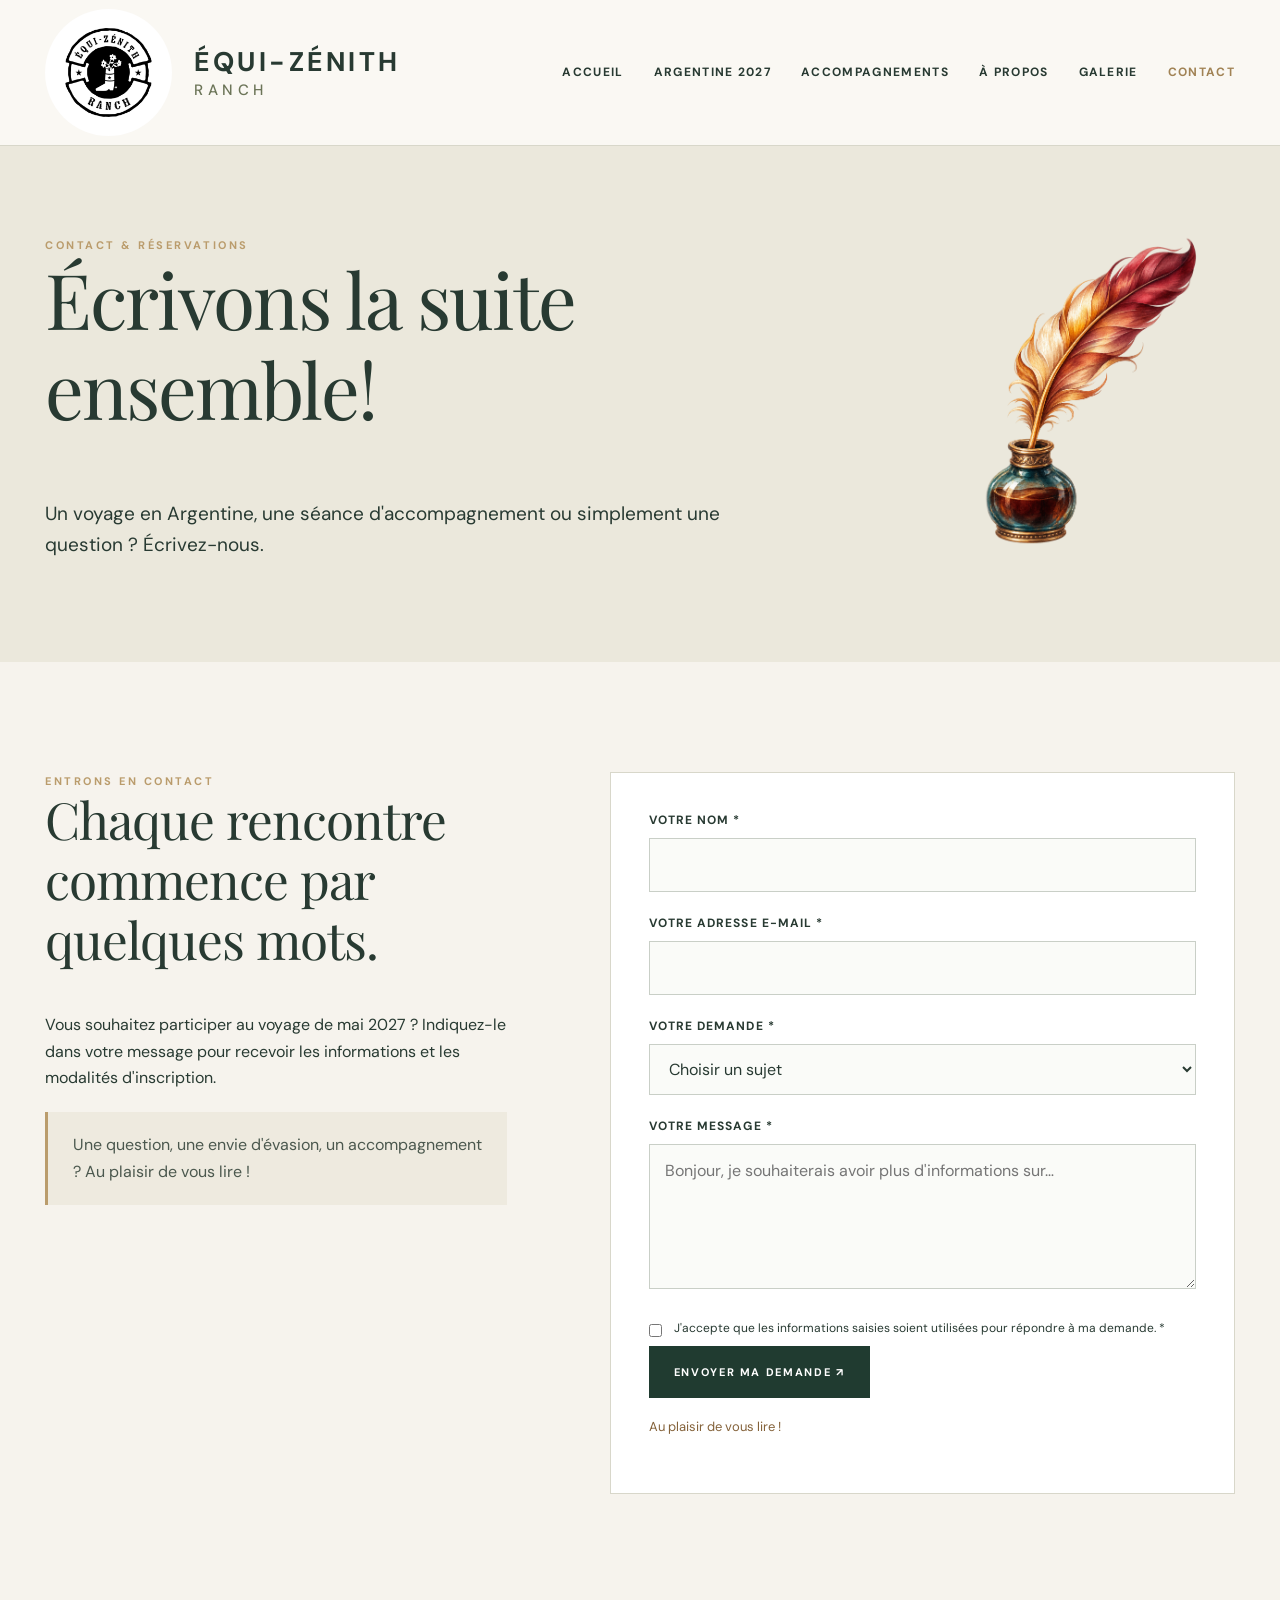
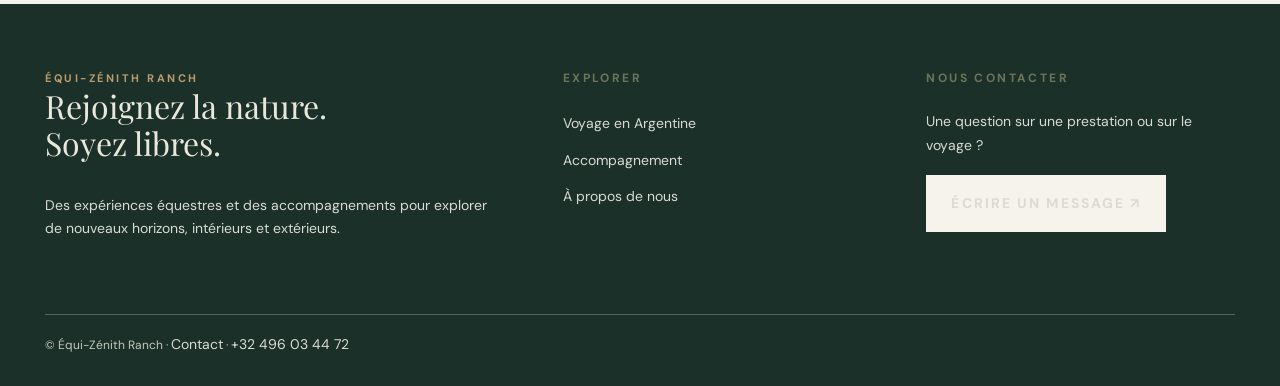
<file: contact.html>
<!DOCTYPE html>

<html lang="fr"><head><meta charset="utf-8"/><meta content="width=device-width,initial-scale=1" name="viewport"/><meta content="#203b30" name="theme-color"/><meta content="Contactez Équi-Zénith Ranch pour les accompagnements ou une demande d’inscription à la randonnée en Argentine." name="description"/><title>Contact &amp; réservations | Équi-Zénith Ranch</title><meta content="Contact &amp; réservations" property="og:title"/><meta content="Contactez Équi-Zénith Ranch pour les accompagnements ou une demande d’inscription à la randonnée en Argentine." property="og:description"/><meta content="assets/cavaliers.jpg" property="og:image"/><link href="assets/logo.jpg" rel="icon" type="image/jpeg"/><link href="assets/style.css" rel="stylesheet"/><style> .contact-plume .shell {   position: relative;   padding-right: 380px;   min-height: 350px; }  .contact-plume .plume-contact-img {   position: absolute;   right: 30px;   top: 50%;   transform: translateY(calc(-50% - 15px));   width: 260px;   height: 330px;   object-fit: contain; }  @media (max-width: 900px) {   .contact-plume .shell {     padding-right: 0;     min-height: 0;   }    .contact-plume .plume-contact-img {     position: static;     transform: none;     display: block;     width: 190px;     height: auto;     margin: 25px auto 0;   } } </style> </head><body><header class="header"><div class="shell header-inner"><a aria-label="Équi-Zénith Ranch, accueil" class="brand" href="index.html"><img alt="Logo Équi-Zénith Ranch" data-identite="logo" src="assets/logo.jpg"/><span><span data-identite="nom">ÉQUI-ZÉNITH</span><small data-identite="sous_nom">RANCH</small></span></a><button aria-expanded="false" aria-label="Ouvrir le menu" class="menu-btn">☰ Menu</button><nav aria-label="Navigation principale" class="nav"><a class="" href="index.html">Accueil</a><a class="" href="argentine.html">Argentine 2027</a><a class="" href="accompagnement.html">Accompagnement</a><a class="" href="a-propos.html">À propos</a><a class="active" href="contact.html">Contact</a></nav></div></header><main id="main"><section class="page-head contact-plume"><div class="shell"><div class="eyebrow" data-cms="rubrique_1">Contact &amp; réservations</div><h1 data-cms="titre_principal_1">Écrivons la suite ensemble.</h1><p data-cms="texte_1">Un voyage en Argentine, une séance d'accompagnement ou simplement une question ? Écrivez-nous.</p><img class="plume-contact-img" src="assets/plume-contact.png.png" alt="Plume et encrier anciens"></div></section><section class="section"><div class="shell contact-grid"><div><div class="eyebrow" data-cms="rubrique_2">Entrons en contact</div><h2 data-cms="titre_1">Chaque rencontre commence par quelques mots.</h2><p data-cms="texte_2">Vous souhaitez participer au voyage de mai 2027 ? Indiquez-le dans votre message pour recevoir les informations et les modalités d'inscription.</p><div class="notice">Une question, une envie d'évasion, un accompagnement ? Au plaisir de vous lire !</div></div><div class="form"><form action="https://formspree.io/f/xgakojaz" method="POST" id="contact-form-live"><label for="name">Votre nom *</label><input autocomplete="name" id="name" name="name" required=""/><label for="email">Votre adresse e-mail *</label><input autocomplete="email" id="email" name="email" required="" type="email"/><label for="subject">Votre demande *</label><select id="subject" name="subject" required=""><option value="">Choisir un sujet</option><option value="argentine">Randonnée en Argentine 2027</option><option value="accompagnement">Accompagnement individuel</option><option value="autre">Autre question</option></select><label for="message">Votre message *</label><textarea id="message" name="message" placeholder="Bonjour, je souhaiterais avoir plus d'informations sur…" required=""></textarea><label class="check"><input required="" type="checkbox"/><span>J'accepte que les informations saisies soient utilisées pour répondre à ma demande. *</span></label><button class="btn" type="submit">Envoyer ma demande ↗</button><p class="form-message">Au plaisir de vous lire !</p></form></div></div></section></main><footer class="footer"><div class="shell"><div class="footer-grid"><div><div class="eyebrow">ÉQUI-ZÉNITH RANCH</div><h3>Le vivant, la liberté, la rencontre.</h3><p>Des expériences équestres et des accompagnements pour explorer de nouveaux horizons, intérieurs et extérieurs.</p></div><div><div class="smalltitle">Explorer</div><ul><li><a href="argentine.html">Voyage en Argentine</a></li><li><a href="accompagnement.html">Accompagnement</a></li><li><a href="a-propos.html">À propos de nous</a></li></ul></div><div><div class="smalltitle">Nous contacter</div><p>Une question sur une prestation ou sur le voyage ?</p><a class="btn btn-light" href="contact.html">Écrire un message ↗</a></div></div><div class="footnote">© Équi-Zénith Ranch · <a href="contact.html">Contact</a> · <a href="tel:+32496034472">+32 496 03 44 72</a><br/></div></div></footer><script defer="" src="assets/main.js"></script><script defer="True" src="/assets/content-loader.js"></script></body></html>
</file>
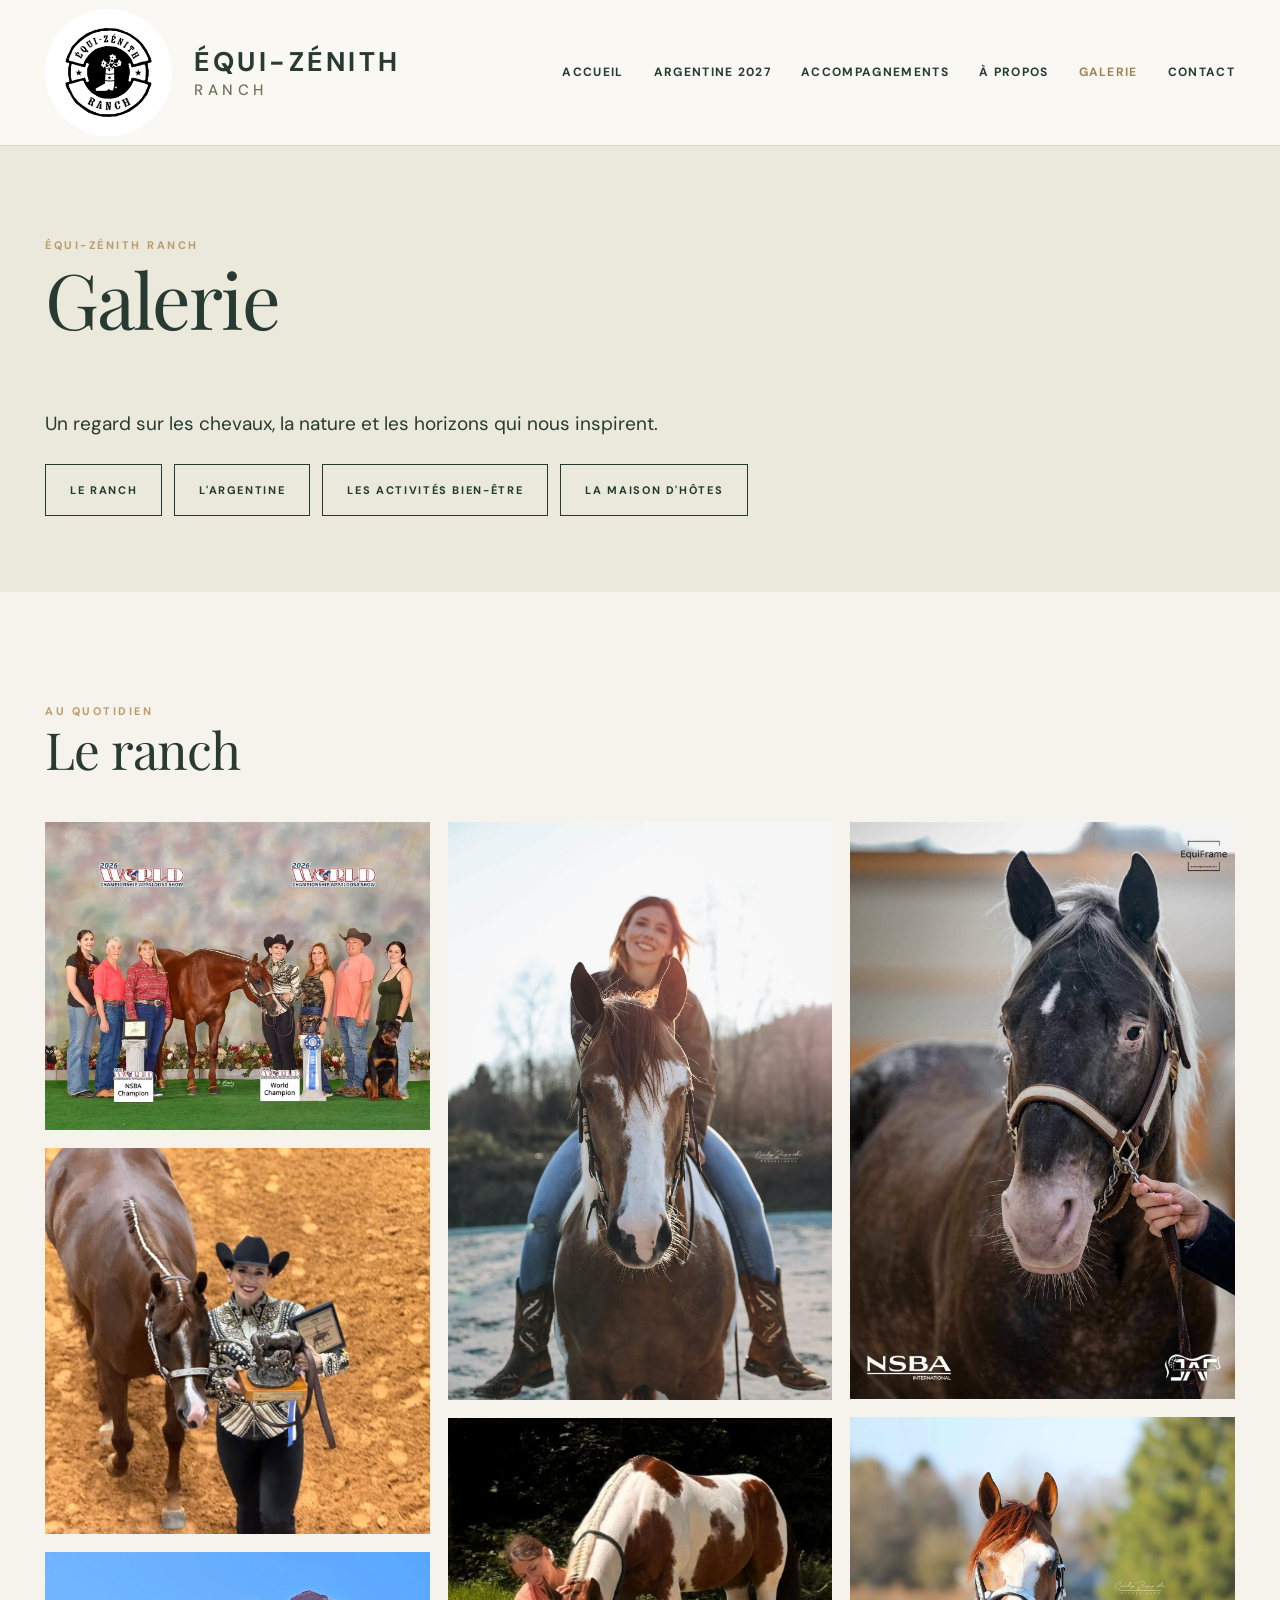
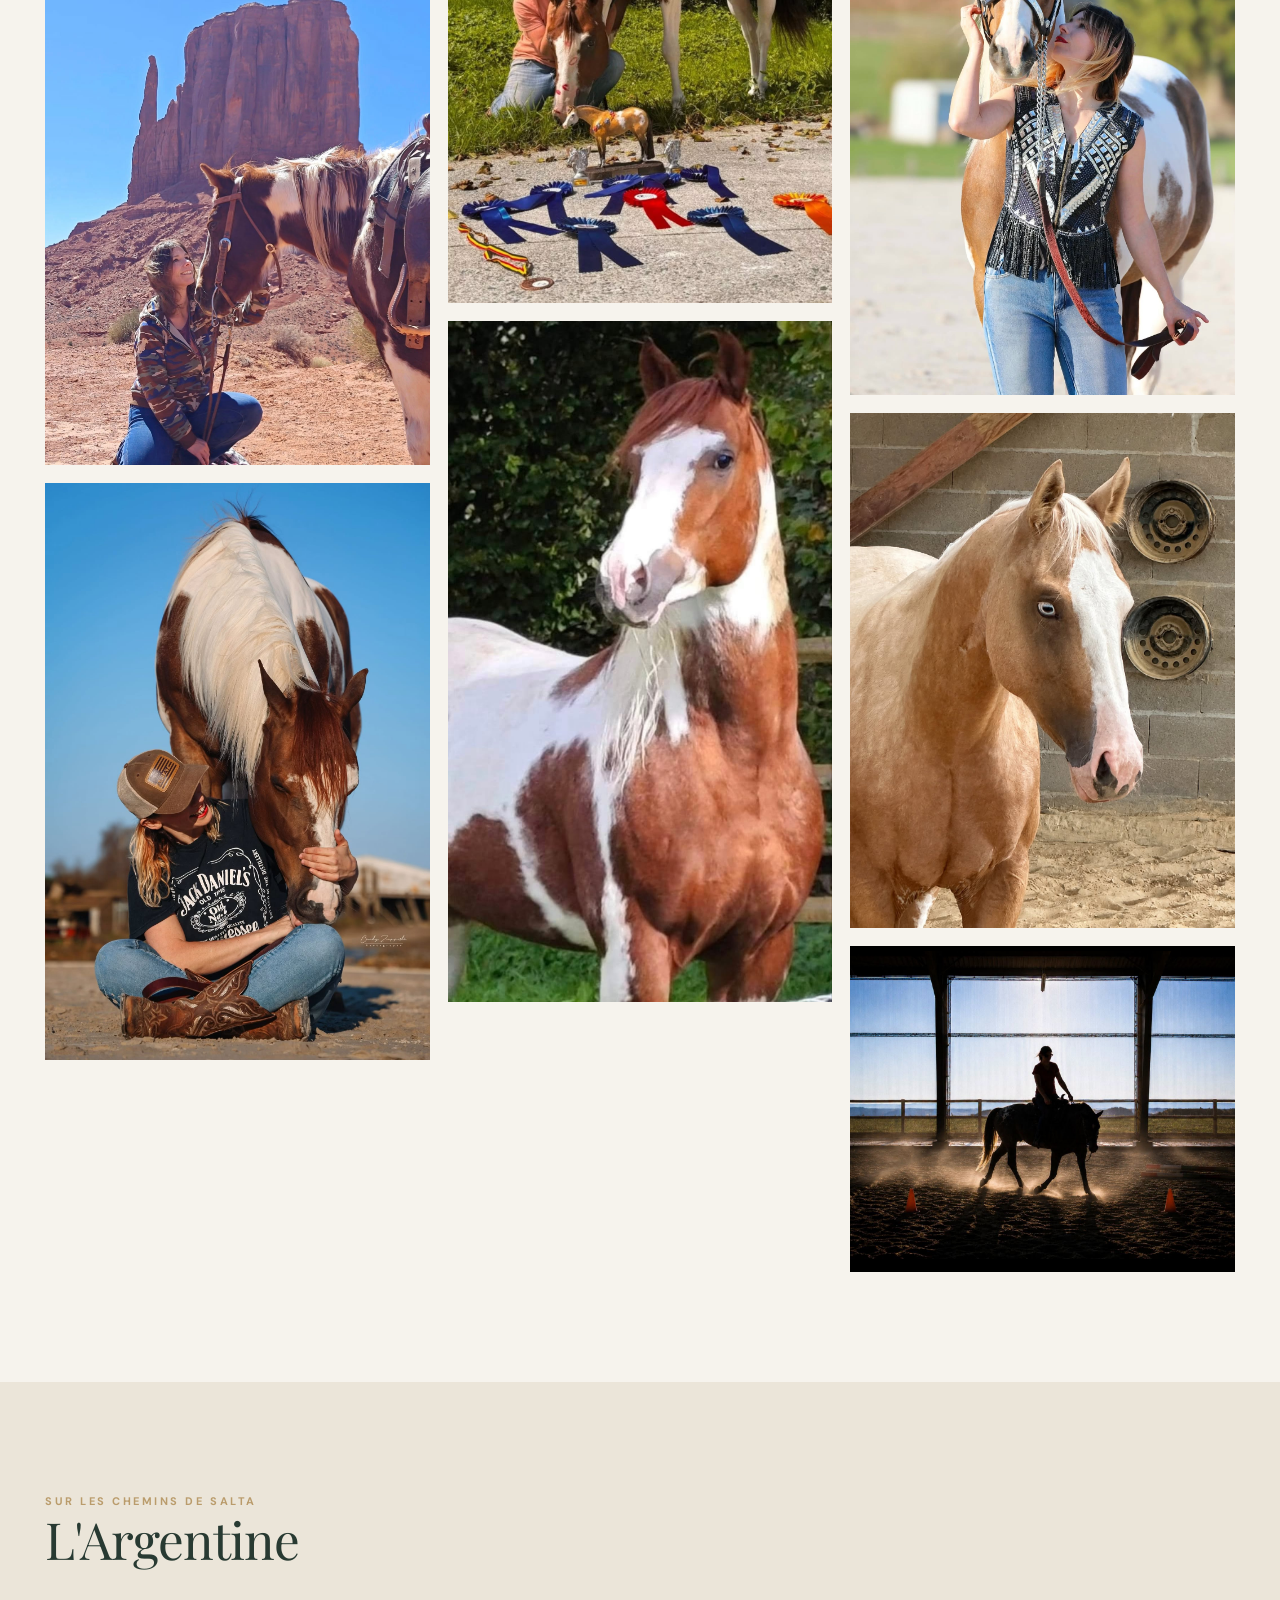
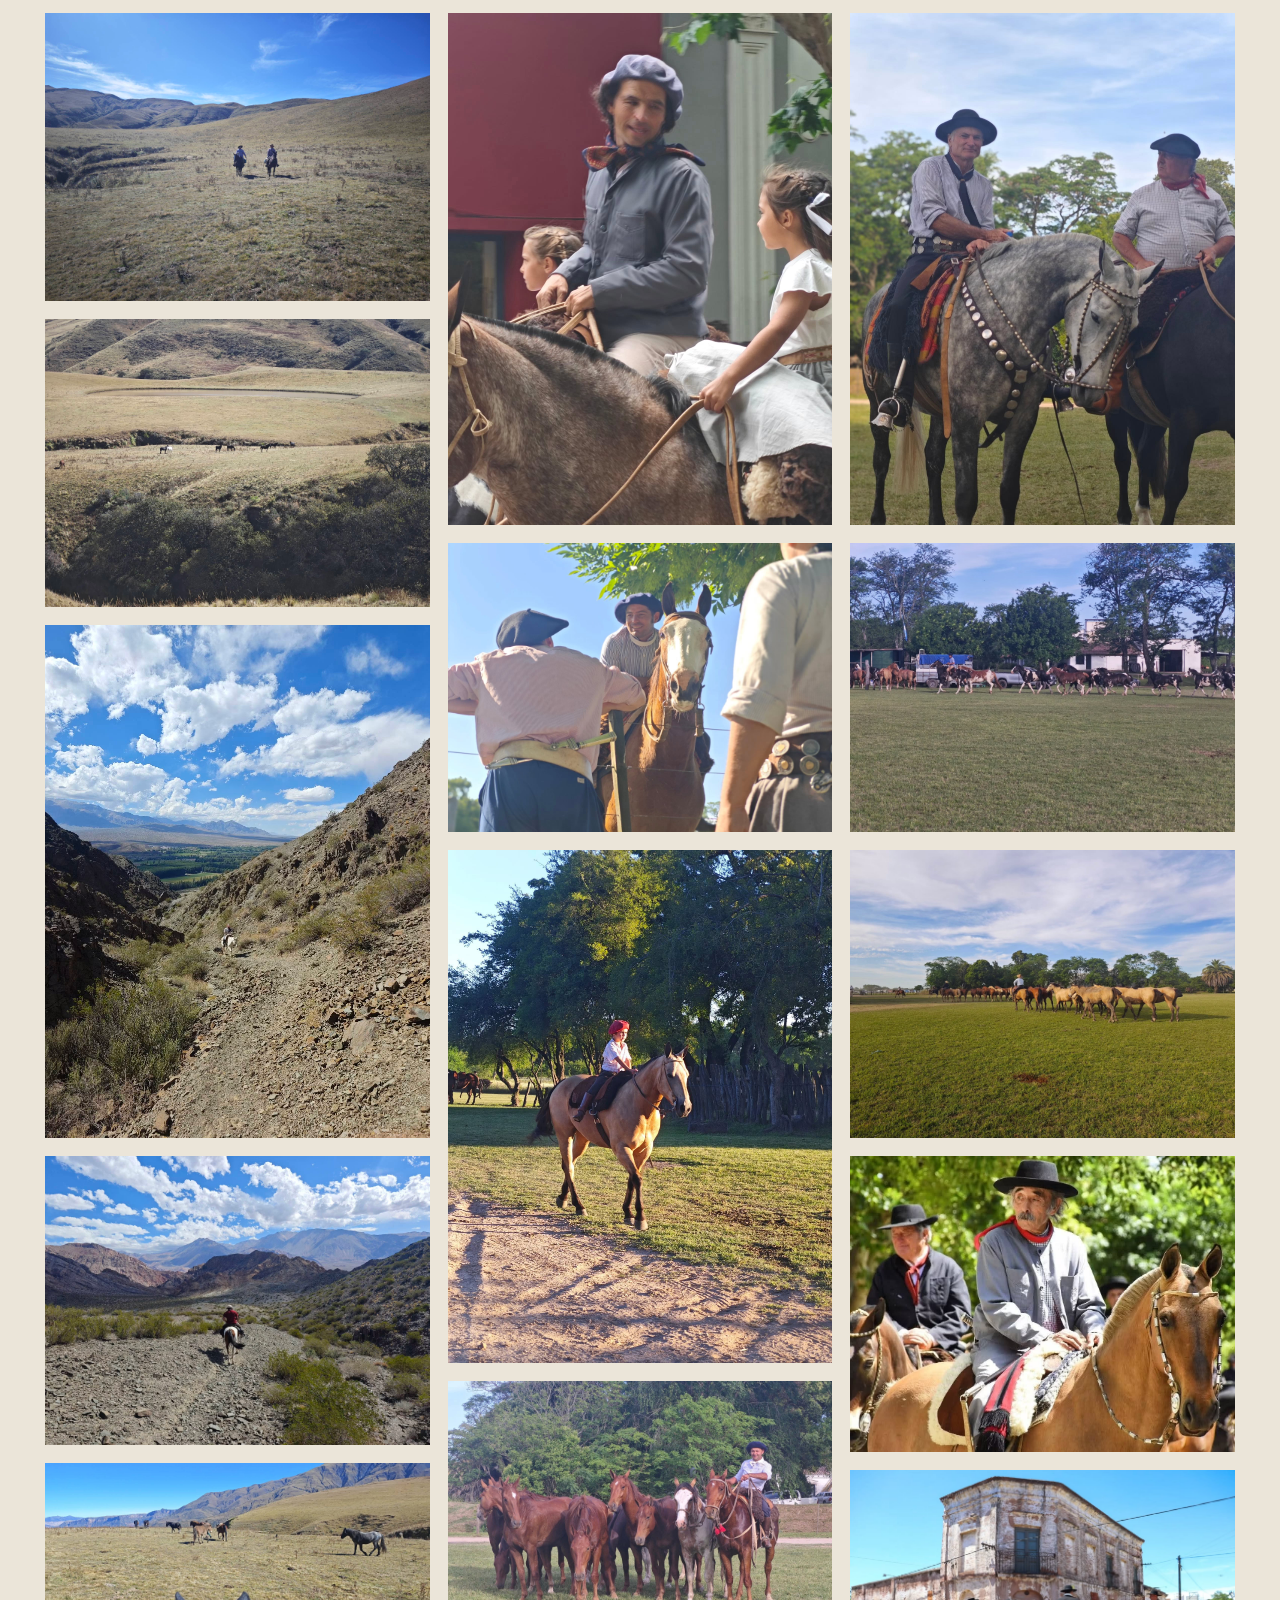
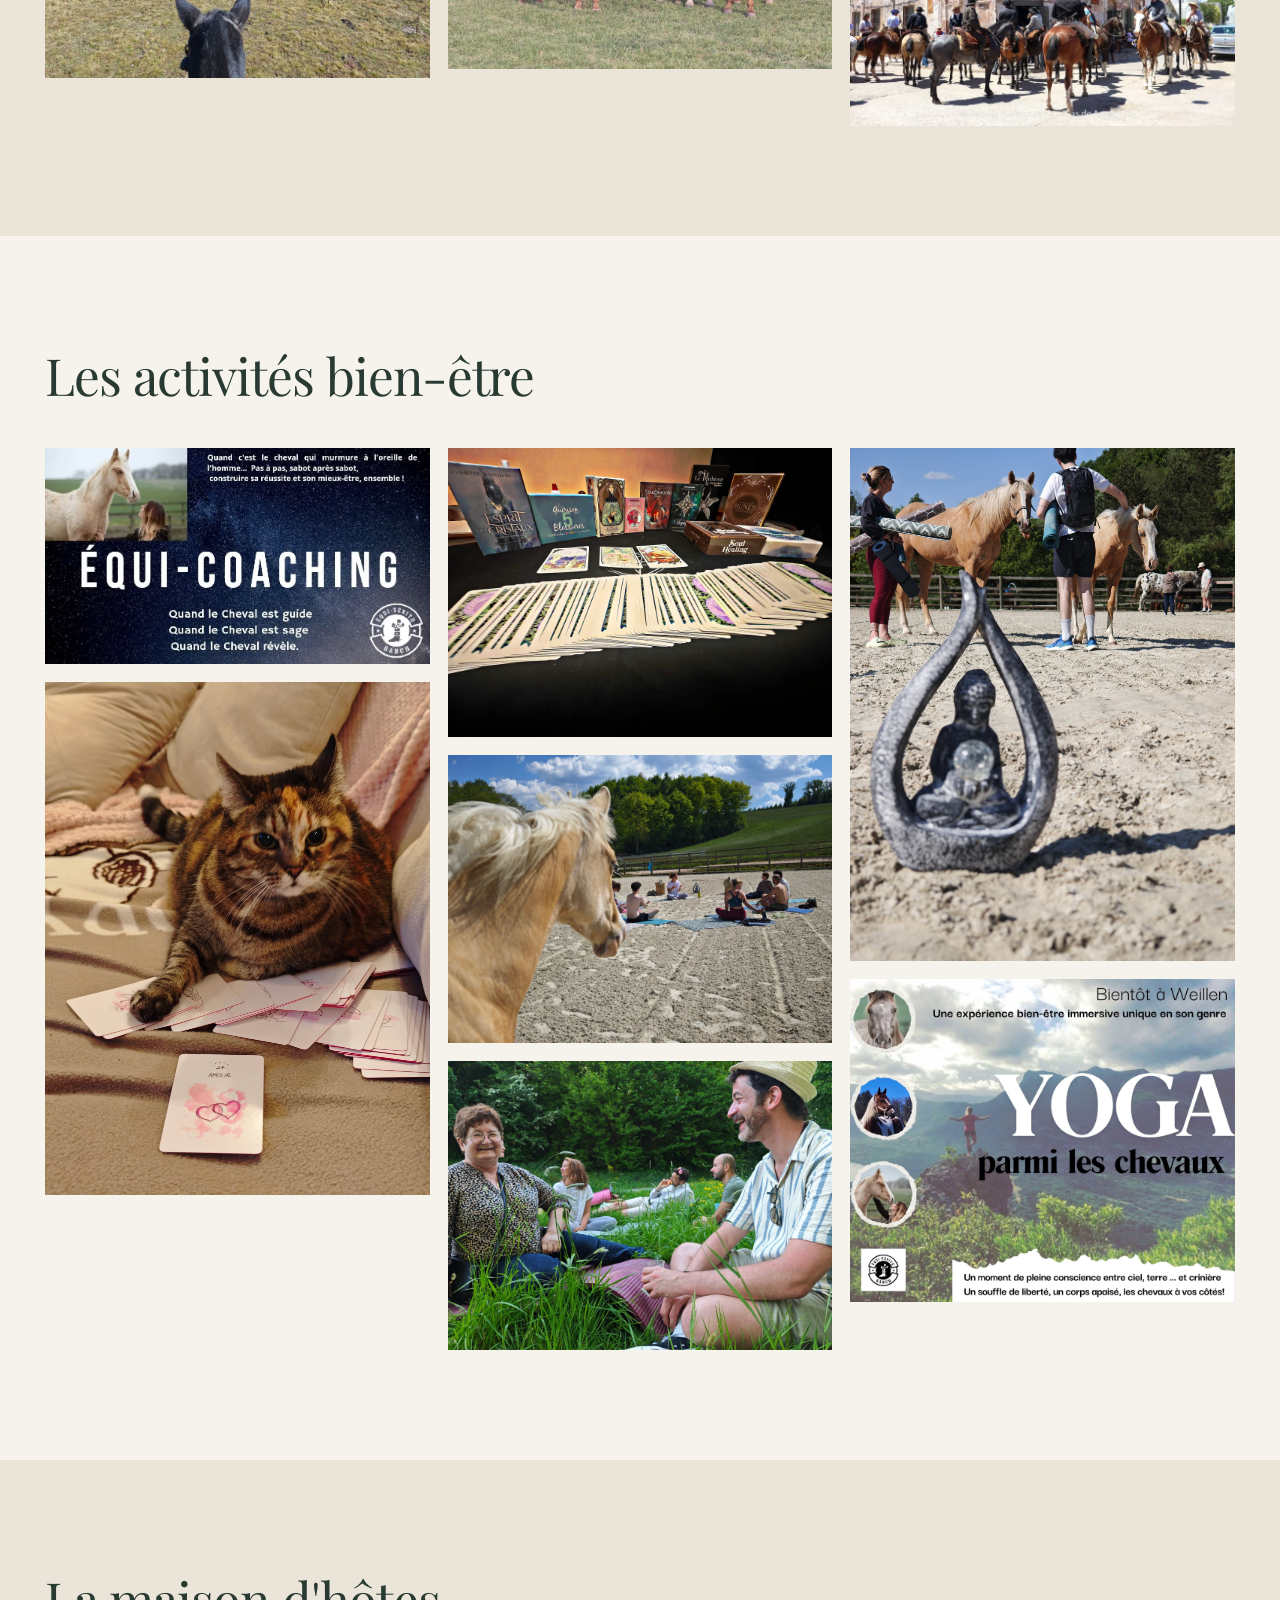
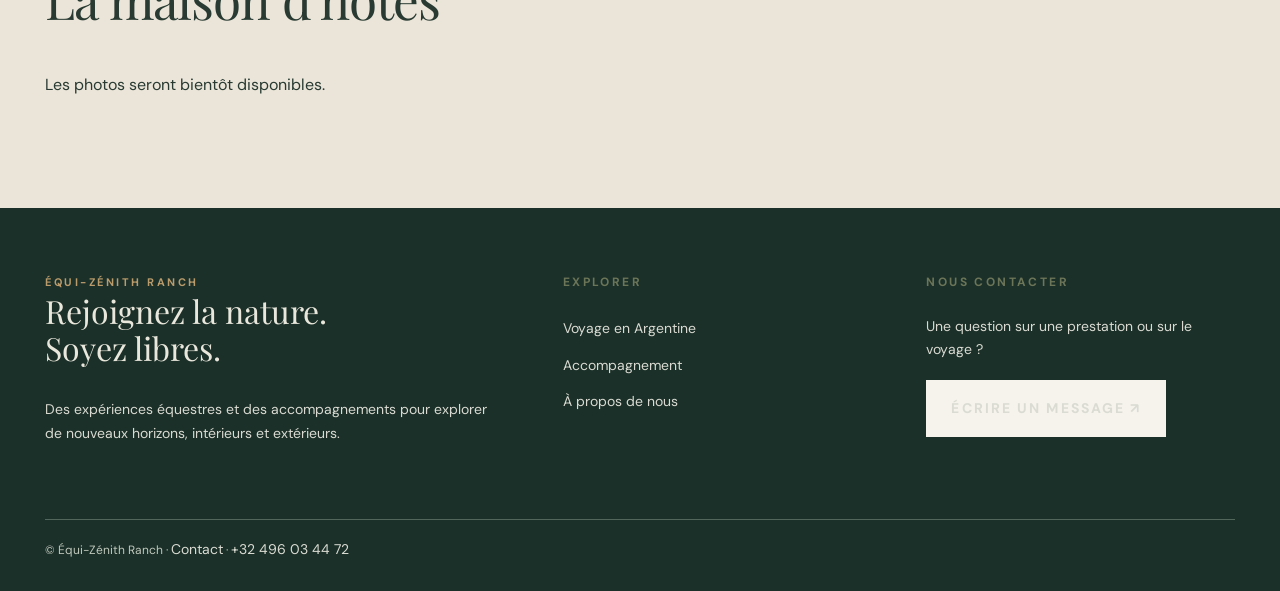
<file: galerie.html>
<!DOCTYPE html>

<html lang="fr"><head><meta charset="utf-8"/><meta content="width=device-width,initial-scale=1" name="viewport"/><meta content="#203b30" name="theme-color"/><meta content="Découvrez en images le ranch et les aventures équestres en Argentine." name="description"/><title>Galerie | Équi-Zénith Ranch</title><meta content="Galerie" property="og:title"/><meta content="Découvrez en images le ranch et les aventures équestres en Argentine." property="og:description"/><meta content="assets/cavaliers.jpg" property="og:image"/><link href="assets/logo.jpg" rel="icon" type="image/jpeg"/><link href="assets/style.css" rel="stylesheet"/><style>.gallery-tabs{display:flex;gap:12px;flex-wrap:wrap}.album{display:block;columns:3;column-gap:18px}
.album a{break-inside:avoid;margin-bottom:18px}.album a{display:block;overflow:hidden;cursor:zoom-in}.album img{width:100%;height:auto;object-fit:contain;transition:transform .25s}.album a:hover img{transform:scale(1.035)}#photo-dialog{padding:0;border:0;background:#17231e;color:white;max-width:92vw;max-height:92vh}#photo-dialog::backdrop{background:#14221fe0}#photo-dialog img{max-width:90vw;max-height:85vh;object-fit:contain}#photo-dialog button{position:absolute;right:8px;top:8px;border:0;border-radius:50%;background:#faf8f3;color:#203b30;width:42px;height:42px;font-size:26px;cursor:pointer}@media(max-width:850px){.album{grid-template-columns:repeat(2,minmax(0,1fr))}}@media(max-width:480px){.album{grid-template-columns:1fr}}@media (max-width:850px) {
  .album { columns:2; }
}
@media (max-width:480px) {
  .album { columns:1; }
}</style></head><body><header class="header"><div class="shell header-inner"><a aria-label="Équi-Zénith Ranch, accueil" class="brand" href="index.html"><img alt="Logo Équi-Zénith Ranch" data-identite="logo" src="assets/logo.jpg"/><span><span data-identite="nom">ÉQUI-ZÉNITH</span><small data-identite="sous_nom">RANCH</small></span></a><button aria-expanded="false" aria-label="Ouvrir le menu" class="menu-btn">☰ Menu</button><nav aria-label="Navigation principale" class="nav"><a href="index.html">Accueil</a><a href="argentine.html">Argentine 2027</a><a href="accompagnement.html">Accompagnement</a><a href="a-propos.html">À propos</a><a aria-current="page" class="active" href="galerie.html">Galerie</a><a href="contact.html">Contact</a></nav></div></header><main id="main"><section class="page-head"><div class="shell"><div class="eyebrow">Équi-Zénith Ranch</div><h1>Galerie</h1><p>Un regard sur les chevaux, la nature et les horizons qui nous inspirent.</p><div aria-label="Albums" class="gallery-tabs"><a class="btn btn-outline" href="#ranch">Le ranch</a><a class="btn btn-outline" href="#argentine">L'Argentine</a><a class="btn btn-outline" href="#bien_etre">Les activités bien-être</a><a class="btn btn-outline" href="#maison_hotes">La maison d'hôtes</a></div></div></section><section class="section" id="ranch"><div class="shell"><div class="eyebrow">Au quotidien</div><h2>Le ranch</h2><div class="album" id="album-ranch"><p>Les photos du ranch seront bientôt disponibles.</p></div></div></section><section class="section light" id="argentine"><div class="shell"><div class="eyebrow">Sur les chemins de Salta</div><h2>L'Argentine</h2><div class="album" id="album-argentine"><a href="assets/cavaliers.jpg"><img alt="Cavaliers en montagne" loading="lazy" src="assets/cavaliers.jpg"/></a><a href="assets/lagune.jpg"><img alt="Lagune de montagne" loading="lazy" src="assets/lagune.jpg"/></a><a href="assets/chevaux.jpg"><img alt="Chevaux dans les montagnes" loading="lazy" src="assets/chevaux.jpg"/></a></div></div></section><section class="section" id="bien_etre"><div class="shell"><h2>Les activités bien-être</h2><div class="album" id="album-bien_etre"><p>Les photos seront bientôt disponibles.</p></div></div></section><section class="section light" id="maison_hotes"><div class="shell"><h2>La maison d'hôtes</h2><div class="album" id="album-maison_hotes"><p>Les photos seront bientôt disponibles.</p></div></div></section><dialog aria-label="Photographie agrandie" id="photo-dialog"><button aria-label="Fermer" type="button">×</button><img alt=""/></dialog></main><footer class="footer"><div class="shell"><div class="footer-grid"><div><div class="eyebrow">ÉQUI-ZÉNITH RANCH</div><h3>Le vivant, la liberté, la rencontre.</h3><p>Des expériences équestres et des accompagnements pour explorer de nouveaux horizons, intérieurs et extérieurs.</p></div><div><div class="smalltitle">Explorer</div><ul><li><a href="argentine.html">Voyage en Argentine</a></li><li><a href="accompagnement.html">Accompagnement</a></li><li><a href="a-propos.html">À propos de nous</a></li></ul></div><div><div class="smalltitle">Nous contacter</div><p>Une question sur une prestation ou sur le voyage ?</p><a class="btn btn-light" href="contact.html">Écrire un message ↗</a></div></div><div class="footnote">© Équi-Zénith Ranch · <a href="contact.html">Contact</a> · <a href="tel:+32496034472">+32 496 03 44 72</a></div></div></footer><script defer="" src="assets/main.js"></script><script defer="True" src="/assets/content-loader.js"></script><script defer="" src="/assets/galerie.js"></script></body></html>
</file>
<file: assets/style.css>
@import url('https://fonts.googleapis.com/css2?family=DM+Sans:wght@400;500;600;700&family=Manrope:wght@400;500;600;700&family=Playfair+Display:wght@400;500;600&display=swap');
:root{--ink:#283a32;--pine:#203b30;--olive:#6c7558;--cream:#f6f3ed;--warm:#ebe5d9;--gold:#ba9c6c;--white:#fff;--line:#d8d7ca;--muted:#686f65}*{box-sizing:border-box}html{scroll-behavior:smooth}body{margin:0;background:var(--cream);color:var(--ink);font-family:'DM Sans',sans-serif;line-height:1.65;font-size:16px}a{color:inherit;text-decoration:none}button,input,select,textarea{font:inherit}img{max-width:100%;display:block}.shell{width:min(1190px,calc(100% - 54px));margin:auto}.header{position:relative;z-index:20;background:#faf8f3;border-bottom:1px solid #d8d7ca}.header-inner{display:flex;align-items:center;justify-content:space-between;min-height:92px;gap:20px}.brand{display:flex;align-items:center;gap:13px;font-weight:700;letter-spacing:.13em;font-size:14px;line-height:1.25}.brand img{width:63px;height:63px;object-fit:contain;border-radius:50%}.brand small{display:block;letter-spacing:.3em;font-weight:500;color:var(--olive);font-size:10px;margin-top:4px}.nav{display:flex;align-items:center;gap:30px;font-size:12px;letter-spacing:.11em;font-weight:700;text-transform:uppercase}.nav a:hover,.footer a:hover{color:var(--gold)}.nav a.active{color:#a18355}.nav .nav-cta{border:1px solid var(--ink);padding:13px 19px}.menu-btn{display:none;border:0;background:transparent;font-size:15px;cursor:pointer;color:var(--ink)}.eyebrow{font-size:11px;letter-spacing:.23em;text-transform:uppercase;font-weight:700;color:var(--gold)}h1,h2,h3,p{margin-top:0}h1,h2,h3,.serif{font-family:'Playfair Display',Georgia,serif;font-weight:400;line-height:1.17}h1{font-size:clamp(46px,6vw,88px);letter-spacing:-.025em}h2{font-size:clamp(35px,4vw,57px);letter-spacing:-.02em}h3{font-size:28px}p{margin-bottom:1.3em}.lead{font-size:clamp(17px,2vw,21px);line-height:1.75}.btn{border:1px solid var(--pine);background:var(--pine);color:white;padding:16px 24px;display:inline-flex;align-items:center;gap:22px;text-transform:uppercase;font-size:11px;font-weight:700;letter-spacing:.15em;cursor:pointer;transition:.2s}.btn:hover{background:#45604f;border-color:#45604f}.btn-outline{background:transparent;color:var(--pine)}.btn-outline:hover{color:white}.btn-light{background:var(--cream);border-color:var(--cream);color:var(--pine)}.btn-light:hover{background:white;color:var(--pine)}.hero{position:relative;min-height:660px;color:white;display:flex;align-items:center;overflow:hidden;background:#4a5d5c}.hero img.bg{position:absolute;inset:0;width:100%;height:100%;object-fit:cover;object-position:center 53%}.hero:after{content:'';position:absolute;inset:0;background:linear-gradient(90deg,rgba(13,31,27,.75),rgba(13,31,27,.38) 58%,rgba(13,31,27,.12)),linear-gradient(0deg,rgba(12,25,20,.32),transparent 45%)}.hero-content{position:relative;z-index:2;padding:90px 0;max-width:780px}.hero .eyebrow{color:#e8cf9b}.hero p{max-width:620px;color:#f4f0e6}.hero h1{margin:15px 0 24px}.hero .btn{margin-top:20px}.section{padding:110px 0}.section-sm{padding:78px 0}.split{display:grid;grid-template-columns:1.05fr 1fr;align-items:center;gap:8vw}.split.reverse{grid-template-columns:1fr 1.05fr}.split figure{margin:0}.photo{width:100%;height:600px;object-fit:cover}.photo-short{height:465px}.smalltitle{font-size:12px;text-transform:uppercase;letter-spacing:.2em;font-weight:700;color:var(--olive);margin-bottom:22px}.light{background:var(--warm)}.deep{background:var(--pine);color:var(--cream)}.deep p{color:#dddcd0}.deep .eyebrow{color:#dec49b}.deep .smalltitle{color:#dec49b}.deep .btn-outline{border-color:#eee;color:#eee}.deep .btn-outline:hover{background:white;color:var(--pine)}.feature-grid{display:grid;grid-template-columns:repeat(3,1fr);gap:18px}.feature-card{padding:33px 28px;border:1px solid var(--line);background:#faf8f4;min-height:245px}.feature-card h3{margin:14px 0 11px}.feature-card p{font-size:14px;color:#667067}.feature-number{font-size:11px;font-weight:700;letter-spacing:.12em;color:#9c855f}.strip{display:grid;grid-template-columns:repeat(4,1fr);border-top:1px solid #a4ae9f;border-bottom:1px solid #a4ae9f;margin-top:34px}.stat{padding:28px 24px;border-right:1px solid #a4ae9f}.stat:last-child{border-right:0}.stat strong{display:block;font-family:'Playfair Display',serif;font-size:31px;font-weight:400}.stat span{display:block;font-size:12px;letter-spacing:.06em;margin-top:7px}.page-head{padding:90px 0 76px;background:#ebe8dc}.page-head h1{font-size:clamp(49px,6vw,78px);max-width:900px}.page-head p{max-width:710px;font-size:19px}.cards{display:grid;grid-template-columns:repeat(2,1fr);gap:16px}.service{padding:37px;background:#fbfaf7;border:1px solid #dddbd1}.service h3{margin:12px 0 17px}.service p{color:#58665e}.notice{padding:20px 25px;border-left:3px solid var(--gold);background:#eeeadf;color:#4b584e}.gallery{display:grid;grid-template-columns:1fr 1fr 1fr;gap:15px}.gallery img{width:100%;height:385px;object-fit:cover}.gallery img:nth-child(2){object-position:center}.quote{text-align:center;max-width:840px;margin:auto}.quote q{display:block;font-family:'Playfair Display',serif;font-size:clamp(32px,4.5vw,56px);line-height:1.3}.footer{background:#1b3029;color:#e9e7dc;padding:65px 0 30px}.footer-grid{display:grid;grid-template-columns:1.5fr 1fr 1fr;gap:55px}.footer h3{font-size:32px}.footer p,.footer a{color:#dadbd2;font-size:14px}.footer ul{list-style:none;padding:0;margin:0}.footer li{margin-bottom:10px}.footnote{border-top:1px solid #53665c;margin-top:56px;padding-top:18px;font-size:12px;color:#c2c9bd}.contact-grid{display:grid;grid-template-columns:.85fr 1.15fr;gap:8vw}.form{background:#fff;padding:38px;border:1px solid var(--line)}.form label{display:block;font-size:12px;letter-spacing:.09em;text-transform:uppercase;font-weight:700;margin:0 0 7px}.form input,.form textarea,.form select{width:100%;border:1px solid #c9cfc7;border-radius:0;background:#fafbf8;padding:13px 15px;color:var(--ink);margin-bottom:22px}.form textarea{min-height:145px;resize:vertical}.form .check{display:flex;gap:12px;align-items:flex-start;font-size:12px;letter-spacing:0;text-transform:none;font-weight:400}.form .check input{width:auto;margin:5px 0 0}.form-message{font-size:13px;color:#84623a;margin-top:18px}.detail{display:grid;grid-template-columns:1.2fr .8fr;gap:60px}.detail-aside{background:#e8e3d5;padding:34px;align-self:start}.detail-aside h3{font-size:27px}.detail-aside dl{margin:15px 0 27px}.detail-aside dt{font-size:11px;text-transform:uppercase;letter-spacing:.12em;color:#68756a;font-weight:700;margin-top:18px}.detail-aside dd{margin:3px 0 0}.faq{border-top:1px solid #d4d8ce}.faq details{border-bottom:1px solid #d4d8ce;padding:20px 0}.faq summary{font-weight:700;cursor:pointer}.faq p{margin:14px 0 0;color:#58665e}.tagline{letter-spacing:.18em;text-transform:uppercase;font-size:11px;font-weight:700;color:#9d865f}.prefooter{padding:85px 0;text-align:center}.prefooter h2{max-width:760px;margin:15px auto 25px}.prefooter p{max-width:640px;margin:0 auto 28px}.muted{color:var(--muted)}.fine{font-size:12px;color:var(--muted)}.warning{background:#fcf6e8;border:1px solid #e5d8b4;padding:17px 21px;font-size:13px}.award{display:flex;gap:27px;align-items:center;max-width:900px}.award img{width:175px;height:145px;object-fit:cover;object-position:center}.award p{margin:0}.award h3{margin:0 0 10px}@media(max-width:860px){.header-inner{min-height:76px}.brand img{height:51px;width:51px}.menu-btn{display:block}.nav{display:none;position:absolute;top:76px;left:0;right:0;background:#faf8f3;padding:25px 28px;flex-direction:column;align-items:stretch;gap:20px;box-shadow:0 12px 20px #223b3029}.nav.open{display:flex}.hero{min-height:610px}.hero-content{padding:70px 0}.split,.split.reverse,.contact-grid,.detail{grid-template-columns:1fr;gap:38px}.split figure{order:-1}.photo{height:440px}.footer-grid{grid-template-columns:1fr 1fr;gap:25px}.feature-grid{grid-template-columns:1fr 1fr}.section{padding:76px 0}.gallery img{height:270px}}@media(max-width:560px){.shell{width:calc(100% - 36px)}.brand{font-size:11px}.brand small{font-size:9px}.hero{min-height:660px}.hero img.bg{object-position:55% center}.hero:after{background:linear-gradient(90deg,rgba(13,31,27,.77),rgba(13,31,27,.3)),linear-gradient(0deg,rgba(13,31,27,.5),transparent)}.hero-content{padding:80px 0}.hero h1{font-size:50px}.section{padding:64px 0}.section-sm{padding:56px 0}.feature-grid,.cards,.footer-grid{grid-template-columns:1fr}.feature-card{min-height:initial}.strip{grid-template-columns:1fr 1fr}.stat:nth-child(2){border-right:0}.stat:nth-child(-n+2){border-bottom:1px solid #a4ae9f}.stat{padding:23px 15px}.stat strong{font-size:24px}.photo{height:420px}.gallery{gap:8px}.gallery img{height:180px}.page-head{padding:65px 0 55px}.form{padding:24px}.award{flex-direction:column;align-items:flex-start}.footer{padding:50px 0 25px}}

/* Identité du site réglable depuis Pages CMS. Évite de déformer le logo. */
:root{--logo-size:88px;--nom-size:18px;--sous-nom-size:11px;--brand-gap:16px}
.header .brand{gap:var(--brand-gap);font-size:var(--nom-size);flex-shrink:0;min-width:0}
.header .brand>img{width:var(--logo-size);height:var(--logo-size);max-width:none;object-fit:contain;flex-shrink:0}
.header .brand>span{min-width:0}
.header .brand>span>span{display:block;font-size:var(--nom-size);line-height:1.15}
.header .brand small{font-size:var(--sous-nom-size)}
.header-inner{min-height:max(92px,calc(var(--logo-size) + 18px));flex-wrap:wrap}
@media(max-width:860px){.header-inner{min-height:max(76px,calc(var(--logo-size) + 12px))}.nav{top:100%}}
@media(max-width:560px){.header .brand>img{width:min(var(--logo-size),105px);height:min(var(--logo-size),105px)}.header .brand>span>span{font-size:min(var(--nom-size),21px)}.header .brand small{font-size:min(var(--sous-nom-size),15px)}.header .brand{gap:min(var(--brand-gap),12px)}.header-inner{gap:8px}}
/* Justifier les descriptions des accompagnements */
.service p {
  text-align: justify;
  hyphens: auto;
}
.cards > .service:nth-child(1) { order: 1; }
.cards > .service:nth-child(2) { order: 2; }
.cards > .service:nth-child(3) { order: 5; }
.cards > .service:nth-child(4) { order: 4; }
.cards > .service:nth-child(5) { order: 3; }
.cards > .service:nth-child(6) { order: 6; }
.cards > .service:nth-child(7) { order: 7; }
</file>
